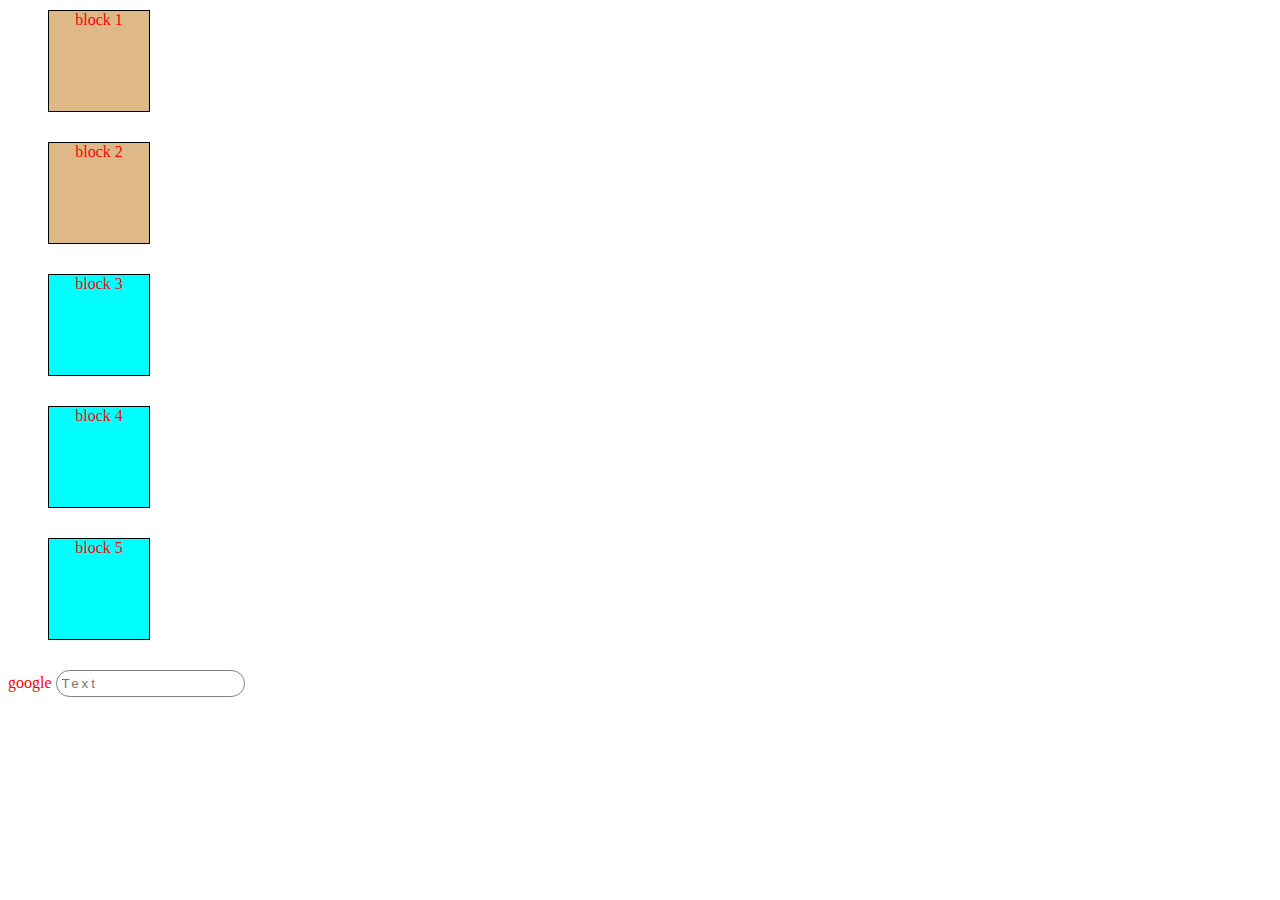
<file: week 1/lesson 3 css/index.html>
<!DOCTYPE html>
<html lang="en">
<head>
    <meta charset="UTF-8">
    <meta http-equiv="X-UA-Compatible" content="IE=edge">
    <meta name="viewport" content="width=device-width, initial-scale=1.0">
    <!-- 3 способ внешний сss -->
    <link rel="stylesheet" href="./css/style.css">
    <title>ведение css</title>
    <!-- 2 способ внутриний css -->
    <!-- <style>
        div {
            color:red;
            width: 200px; 
            height: 200px; 
            background-color: yellow;
        }
    </style> -->
</head>
<body>
    <!-- каскадная таблица стилей -->
    <!-- 1-й способ (инлайновый) -->
    <!-- <h1 style="color: darkblue; front-size: 300px;" >css - cascading Style sheets</h1>  -->
    <!-- <div>Lorem ipsum dolor sit amet consectetur, adipisicing elit. Molestias, est magni! Nulla ipsam vero in, earum error dignissimos placeat quas!
    </div>
    <div>
        div2
    </div>
    <span>js27</span> -->
    <!-- приоритет селекторов по-возрастанию -->
    <!-- 1-й уневерсальный слектор -->
    <!-- 2-й селектор по тегу -->
    <!-- 3-й по классу -->
    <!-- 4-й по id -->

    <div class="block" id="block-1">block 1</div>
    <div class="block">block 2</div>
    <div>block 3</div>
    <div>block 4</div>
    <div>block 5</div>
    <a href="https://www.google.com">google</a>
    <input class="inp" type="text" placeholder="Text">
</body>
</html>
</file>
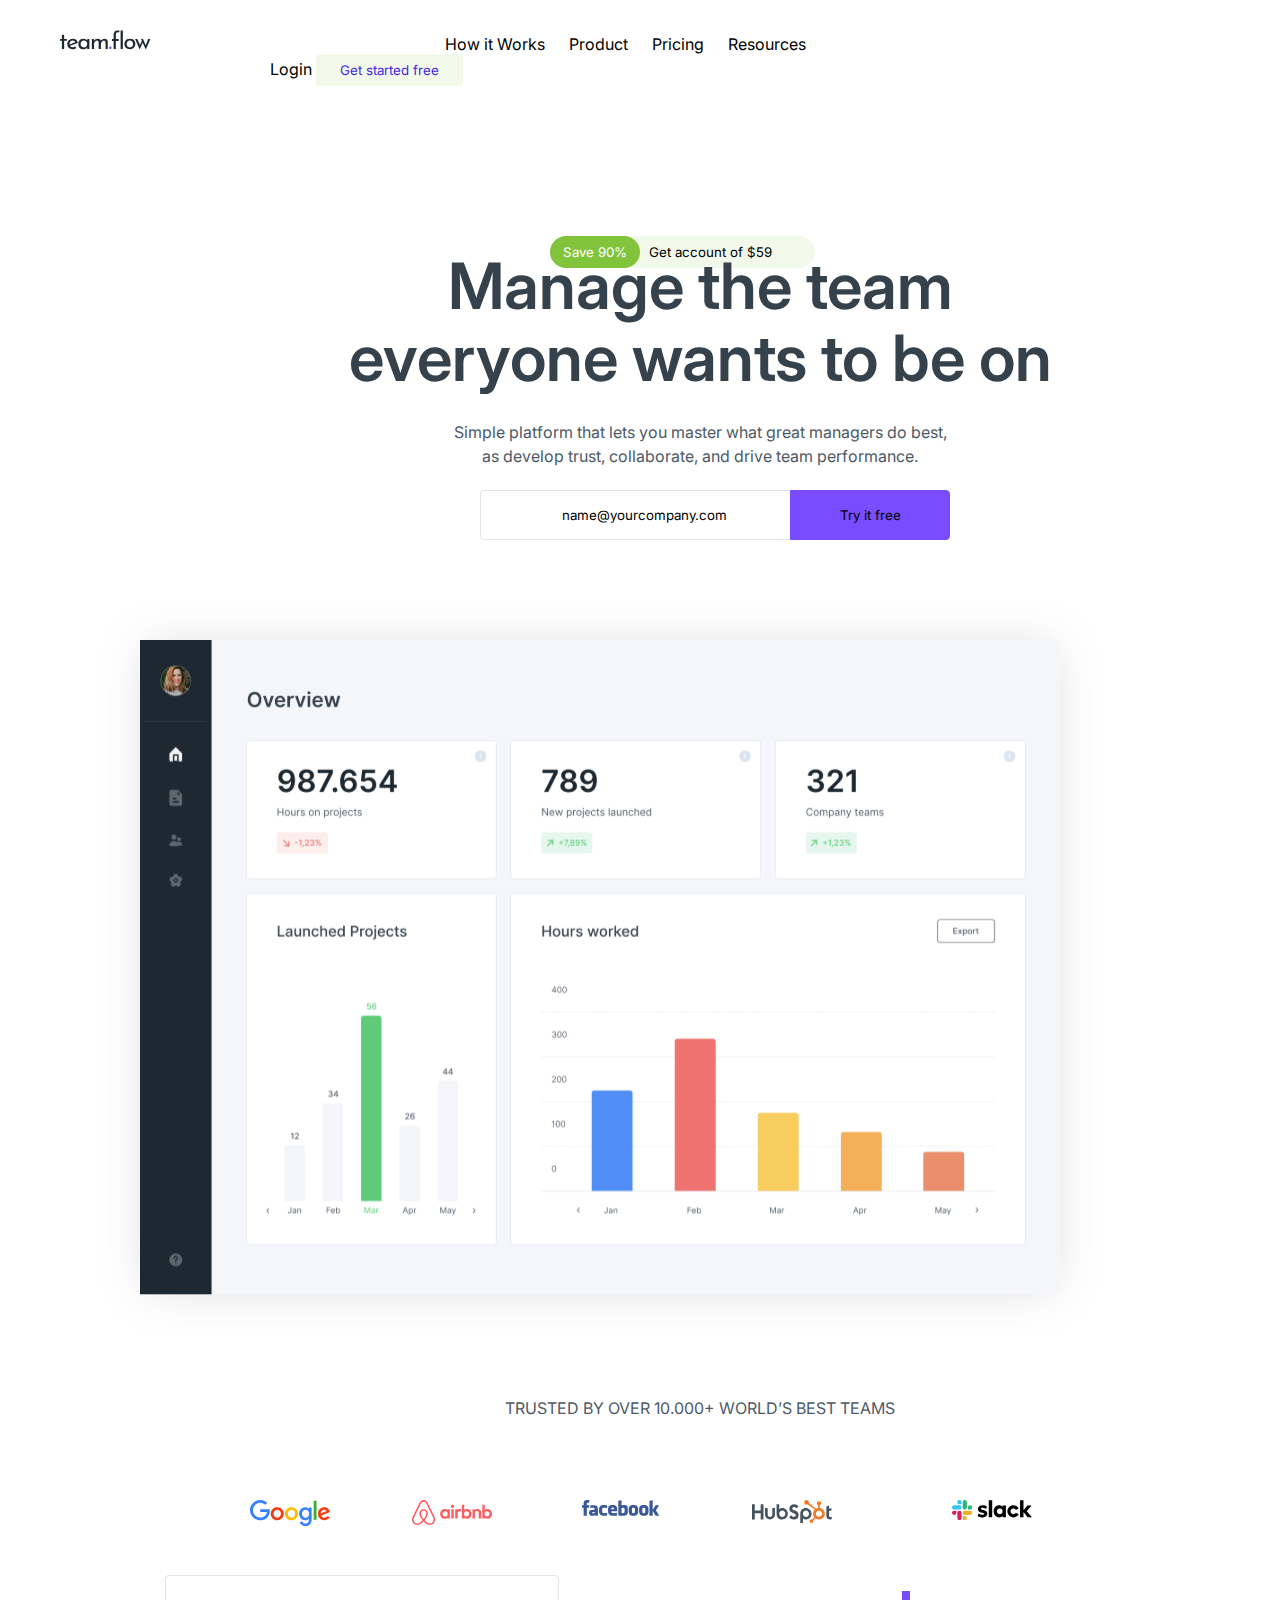
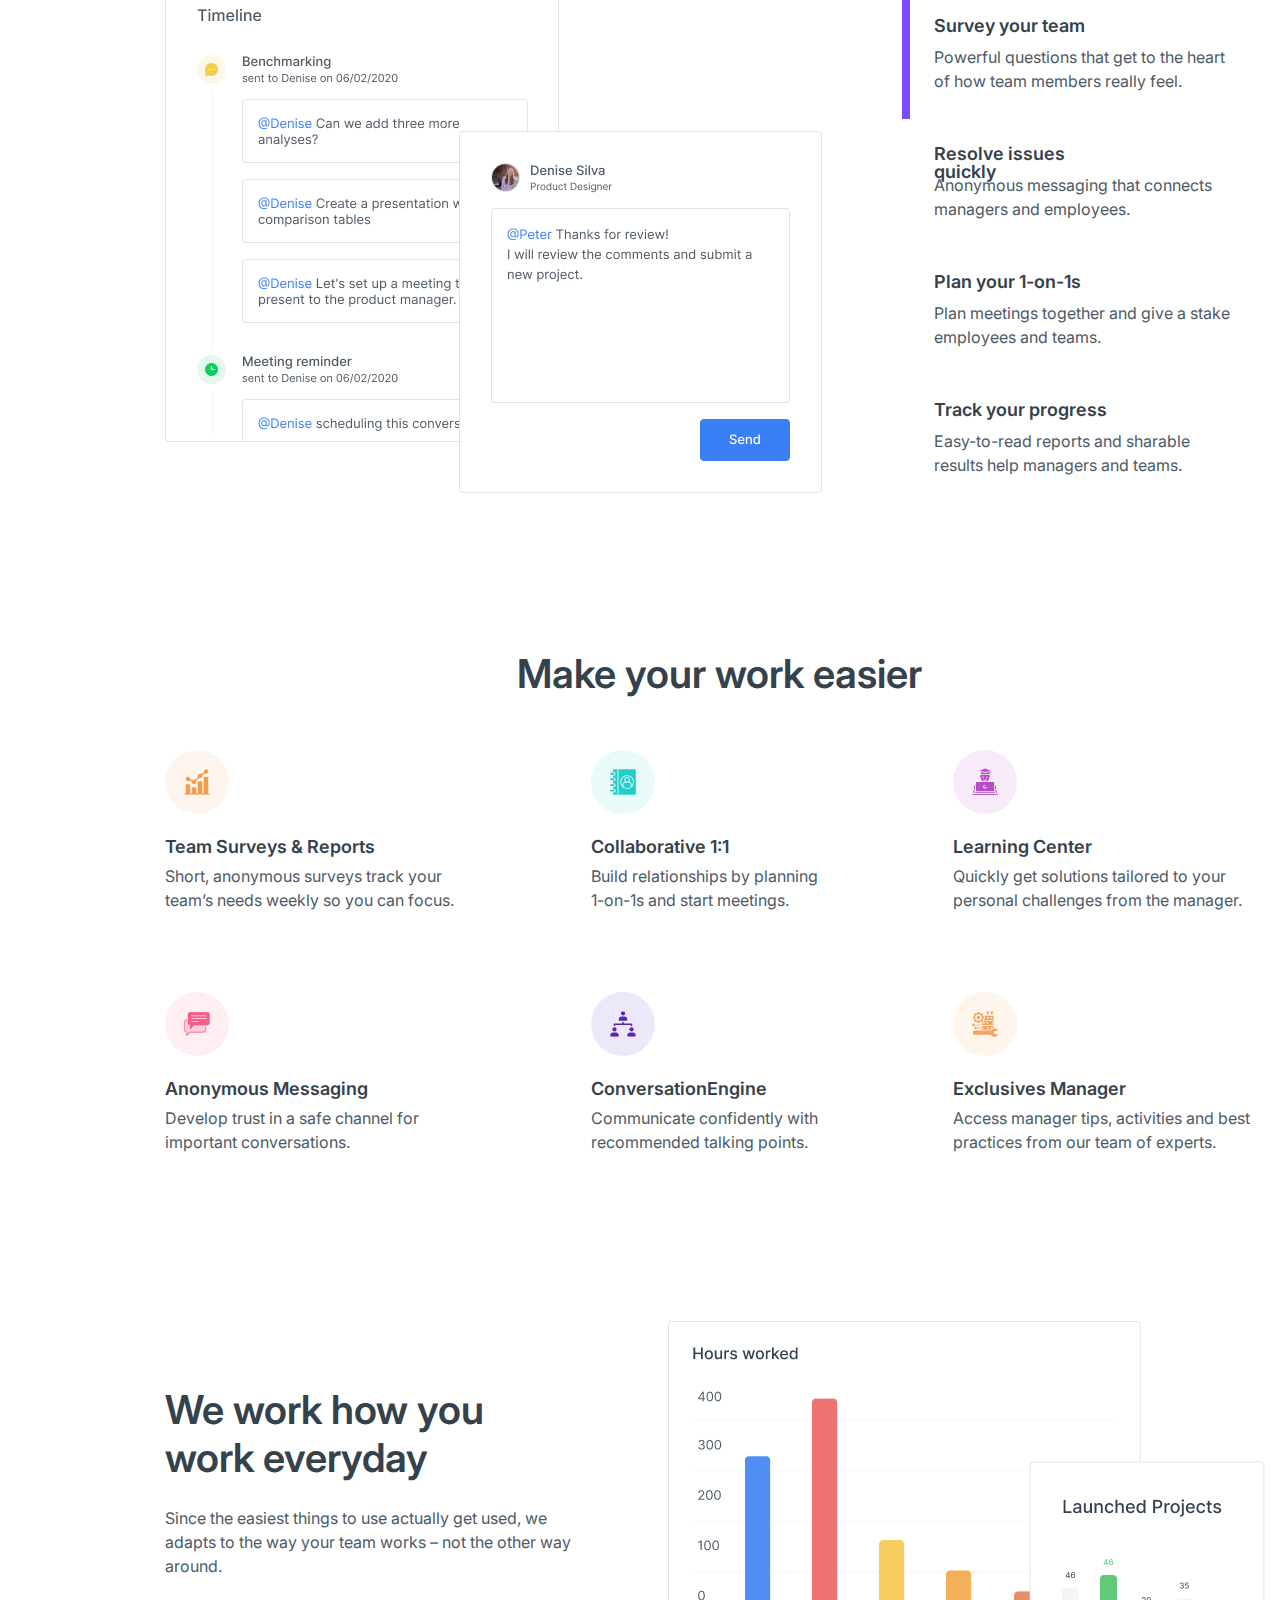
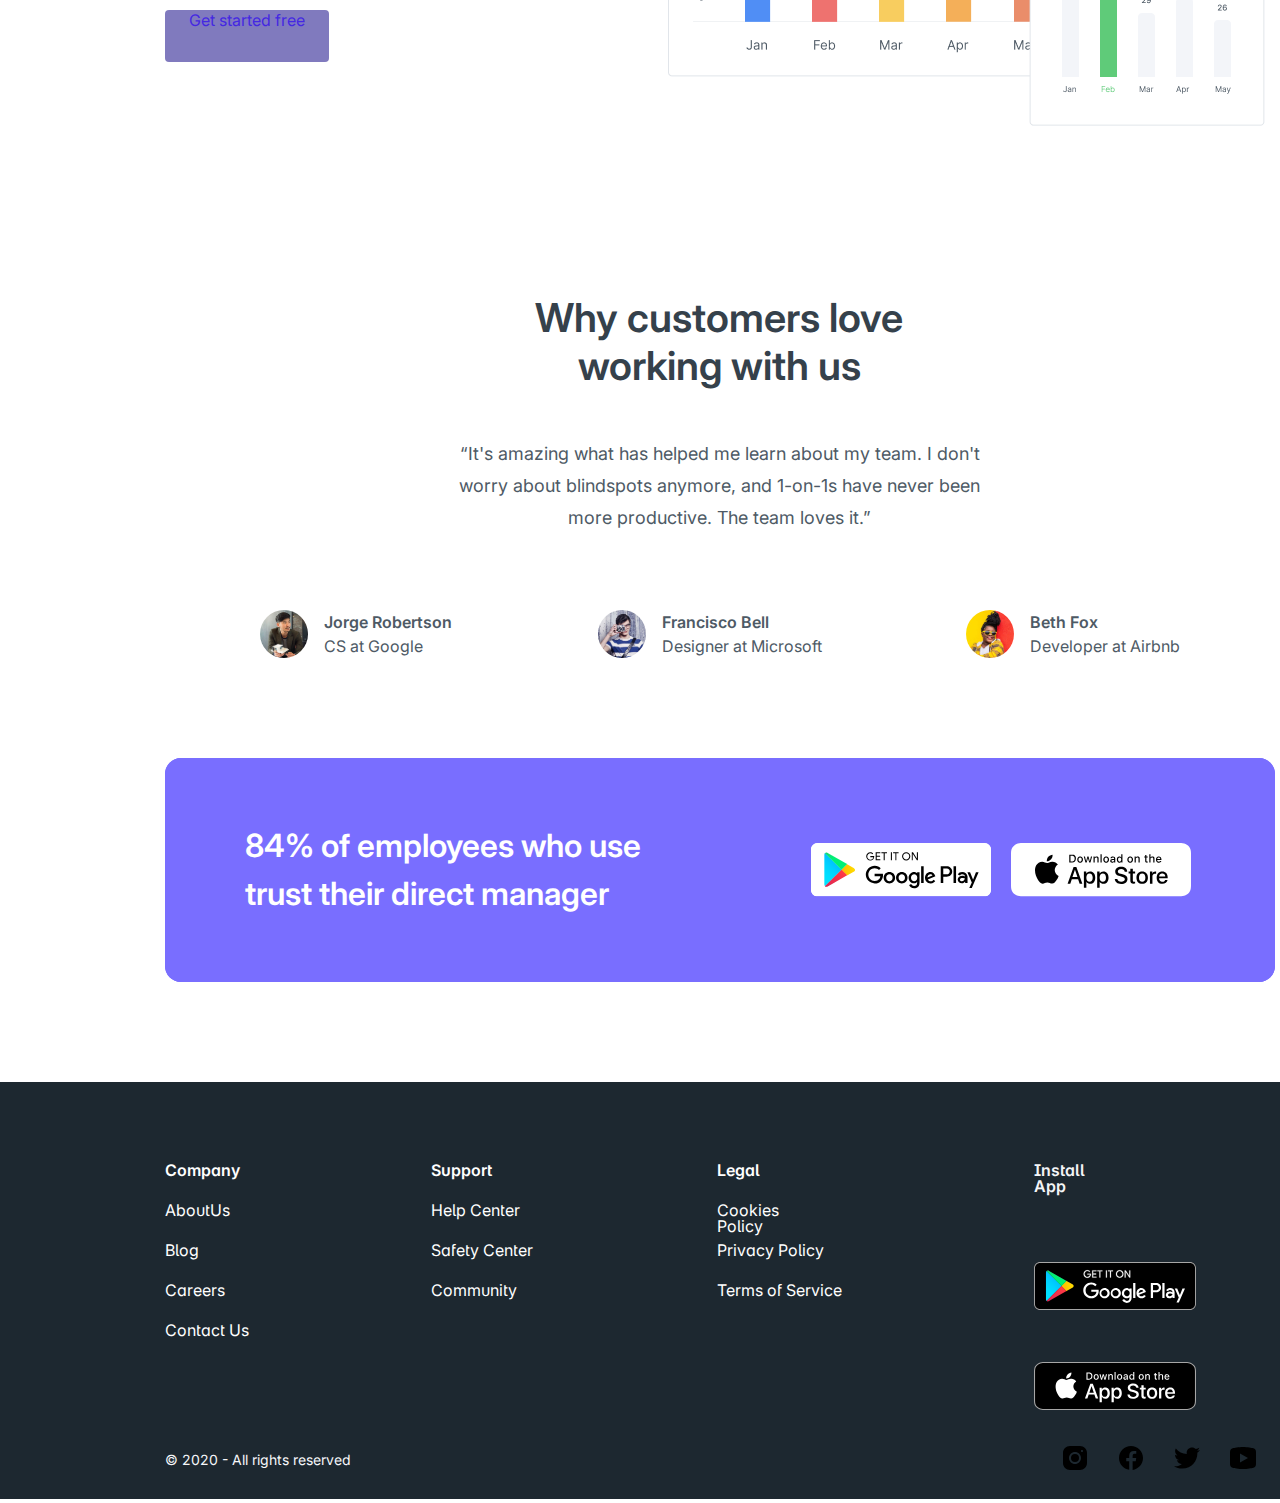
<file: week 1/lesson 4/index.html>
<!DOCTYPE html>
<html lang="en">
<head>
    <meta charset="UTF-8">
    <meta http-equiv="X-UA-Compatible" content="IE=edge">
    <meta name="viewport" content="width=device-width, initial-scale=1.0">
    <link rel="stylesheet" href="./style1.css">
    <link rel="preconnect" href="https://fonts.googleapis.com">
    <link rel="preconnect" href="https://fonts.gstatic.com" crossorigin>
    <link href="https://fonts.googleapis.com/css2?family=Inter&family=Roboto:ital,wght@1,100&display=swap" rel="stylesheet">
    <title>Макет</title>
</head>
<body>
    <header>
        <nav>
            <div class="icon-logo">
              <span><img src="./assets/team.flow.svg" alt="logo" /></span>
            </div>
            <div class="links">
              <span>How it Works</span>
              <span>Product</span>
              <span>Pricing</span>
              <span>Resources</span>
            </div>
    
            <div class="auth">
              <span>Login</span>
              <span><button id="btn-3">Get started free</button></span>
            </div>
          </nav>
    </header>
    <!-- end header -->
    <!-- main start -->
    <main>
       <div class="btns">
        <button id="btn-1">Save 90%</button>
        <button id="btn-2">Get account of $59</button>
       </div>
       <div>
        <span id="manage"> Manage the team everyone wants to be on </span>
       </div>
       <div>
        <span id="Simple">Simple platform that lets you master what great managers do best, as develop trust, collaborate, and drive team performance. </span>
       </div>
       <div>
        <button id="Rectangle">name@yourcompany.com</button>
        <button id="Try">Try it free</button>
       </div>
       <div>
        <span id="img-1"><img src="./assets/Graph 2 1.svg" alt="img" /></span>
       </div>
       <div>
        <span id="TRUSTED">TRUSTED BY OVER 10.000+ WORLD’S BEST TEAMS </span>
       </div>
       <div class="g-1">
        <span id="google"><img src="./assets/google-2015a 1.svg" alt="google"></span>
        <span id="img-2"><img src="./assets/Vector.svg" alt="img" /></span>
        <span id="img-3"><img src="./assets/Vector 2.svg" alt="img" /></span>
        <span id="img-4"><img src="./assets/hubspot 1.svg" alt="img" /></span>
        <span id="img-5"><img src="./assets/slack-2 1.svg" alt="img" /></span>
       </div>
       <div>
        <span id="img-Group"><img src="./assets/Group 25.svg" alt="img" /></span>
        <span id="line">1</span>
        <span id="Survey">Survey your team</span>
        <span id="Powerful">Powerful questions that get to the heart of how team members really feel.</span>
        <span id="Resolve">Resolve issues quickly </span>
        <span id="Anonymous">Anonymous messaging that connects managers and employees. </span>
        <span id="Plan">Plan your 1-on-1s</span>
        <span id="Planmeetings">Plan meetings together and give a stake employees and teams. </span>
        <span id="Track">Track your progress </span>
        <span id="Easy-to-read">Easy-to-read reports and sharable results help managers and teams.</span>
       </div>
       <div>
        <span id="Make">Make your work easier</span>
        <span id="img-Group18"><img src="./assets/Group 18.svg" alt="img" /></span>
        <span id="img-Group19"><img src="./assets/Group 19.svg" alt="img" /></span>
        <span id="img-Group20"><img src="./assets/Group 20.svg" alt="img" /></span>
        <span id="img-Group22"><img src="./assets/Group 22.svg" alt="img" /></span>
        <span id="img-Group23"><img src="./assets/Group 23.svg" alt="img" /></span>
        <span id="img-Group24"><img src="./assets/Group 24.svg" alt="img" /></span>
        <span id="TeamSurveys">Team Surveys & Reports </span>
        <span id="Shortanonymous">Short, anonymous surveys track your team’s needs weekly so you can focus.</span>
        <span id="Collaborative">Collaborative 1:1</span>
        <span id="Build">Build relationships by planning 1-on-1s and start meetings.</span>
        <span id="LearningCenter">Learning Center</span>
        <span id="Quickly">Quickly get solutions tailored to your personal challenges from the manager.</span>
        <span id="AnonymousMessaging">Anonymous Messaging</span>
        <span id="ConversationEngine">ConversationEngine</span>
        <span id="ExclusivesManager">Exclusives Manager</span>
        <span id="Developtrust">Develop trust in a safe channel for important conversations. </span>
        <span id="Communicateconfidently">Communicate confidently with recommended talking points.</span>
        <span id="Accessmanager">Access manager tips, activities and best practices from our team of experts.</span>
       </div>
       <div>
        <span id="img-Group26"><img src="./assets/Group 26.svg" alt="img" /></span>
        <span id="Wework">We work how you work everyday</span>
        <span id="Sincethe">Since the easiest things to use actually get used, we adapts to the way your team works – not the other way around.</span>
        <span id="Getstartedfree">Get started free</span>
        <span id="Whycustomers">Why customers love working with us</span>
        <span id="Itsamazing">“It's amazing what has helped me learn about my team. I don't worry about blindspots anymore, and 1-on-1s have never been more productive. The team loves it.”
        </span>
       </div>
       <div>
        <span id="img-Ellipse5"><img src="./assets/Ellipse 5.svg" alt="img" /></span>
        <span id="img-Ellipse6"><img src="./assets/Ellipse 6.svg" alt="img" /></span>
        <span id="img-Ellipse7"><img src="./assets/Ellipse 7.svg" alt="img" /></span>
        <span id="JorgeRobertson">Jorge Robertson</span>
        <span id="FranciscoBell"> Francisco Bell</span>
        <span id="BethFox">Beth Fox</span>
        <span id="CSatGoogle">CS at Google </span>
        <span id="DesigneratMicrosoft">Designer at Microsoft </span>
        <span id="DeveloperatAirbnb">Developer at Airbnb </span>
       </div>
        <div>
            <span id="img-Rectangle31"><img src="./assets/Rectangle 31.svg" alt="img"></span>
            <span id="googleplay"><img src="./assets/google-play-badge 1.svg" alt="img"></span>
            <span id="apple"><img src="./assets/Group aplle.svg" alt="img"></span>
            <span id="ofemployees">84% of employees who use trust their direct manager</span>
        </div>
        <div>
            <span id="img-Rectangle34"><img src="./assets/Rectangle 34.svg" alt="img"></span>
            <span id="img-apple-1"><img src="./assets/Group apple-1.svg" alt="img"></span>
            <span id="img-Layer-2"><img src="./assets/Layer 2.svg" alt="img"></span>
            <span id="InstallApp">Install App</span>
            <span id="Company">Company</span>
            <span id="Support">Support </span>
            <span id="Legal">Legal</span>
            <span id="AboutUs">AboutUs</span>
            <span id="Blog">Blog</span>
            <span id="Careers">Careers</span>
            <span id="ContactUs">Contact Us</span>
            <span id="HelpCenter">Help Center </span>
            <span id="SafetyCenter">Safety Center</span>
            <span id="Community">Community</span>
            <span id="CookiesPolicy">Cookies Policy</span>
            <span id="PrivacyPolicy">Privacy Policy</span>
            <span id="TermsofService">Terms of Service</span>
            <span id="Allrightsreserved">© 2020 - All rights reserved</span>
            <span id="img-instagram"><img src="./assets/icons8-instagram.svg" alt="img"></span>
            <span id="img-facebook"><img src="./assets/icons8-facebook.svg" alt="img"></span>
            <span id="img-twitter"><img src="./assets/icons8-twitter.svg" alt="img"></span>
            <span id="img-youtube"><img src="./assets/icons8-youtube.svg" alt="img"></span>
        </div>
        </main> 
</body>
</html>
</file>
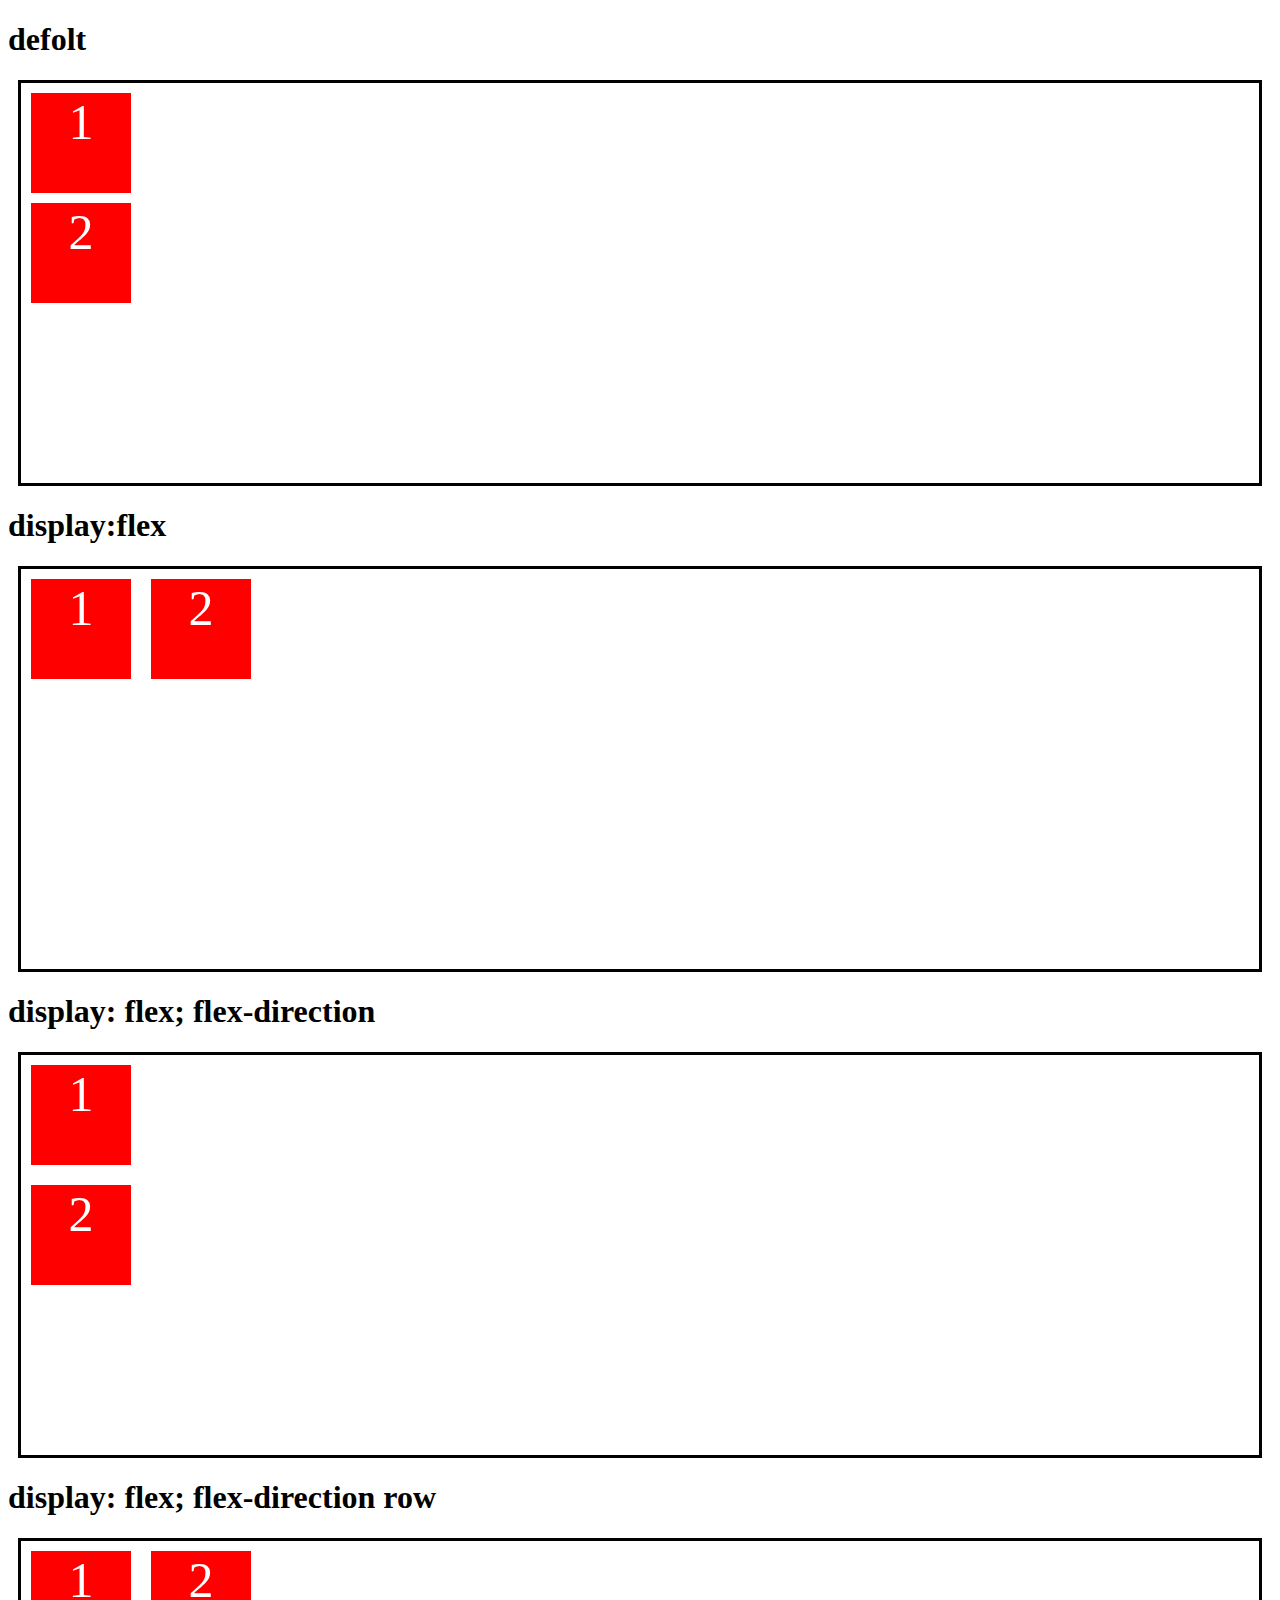
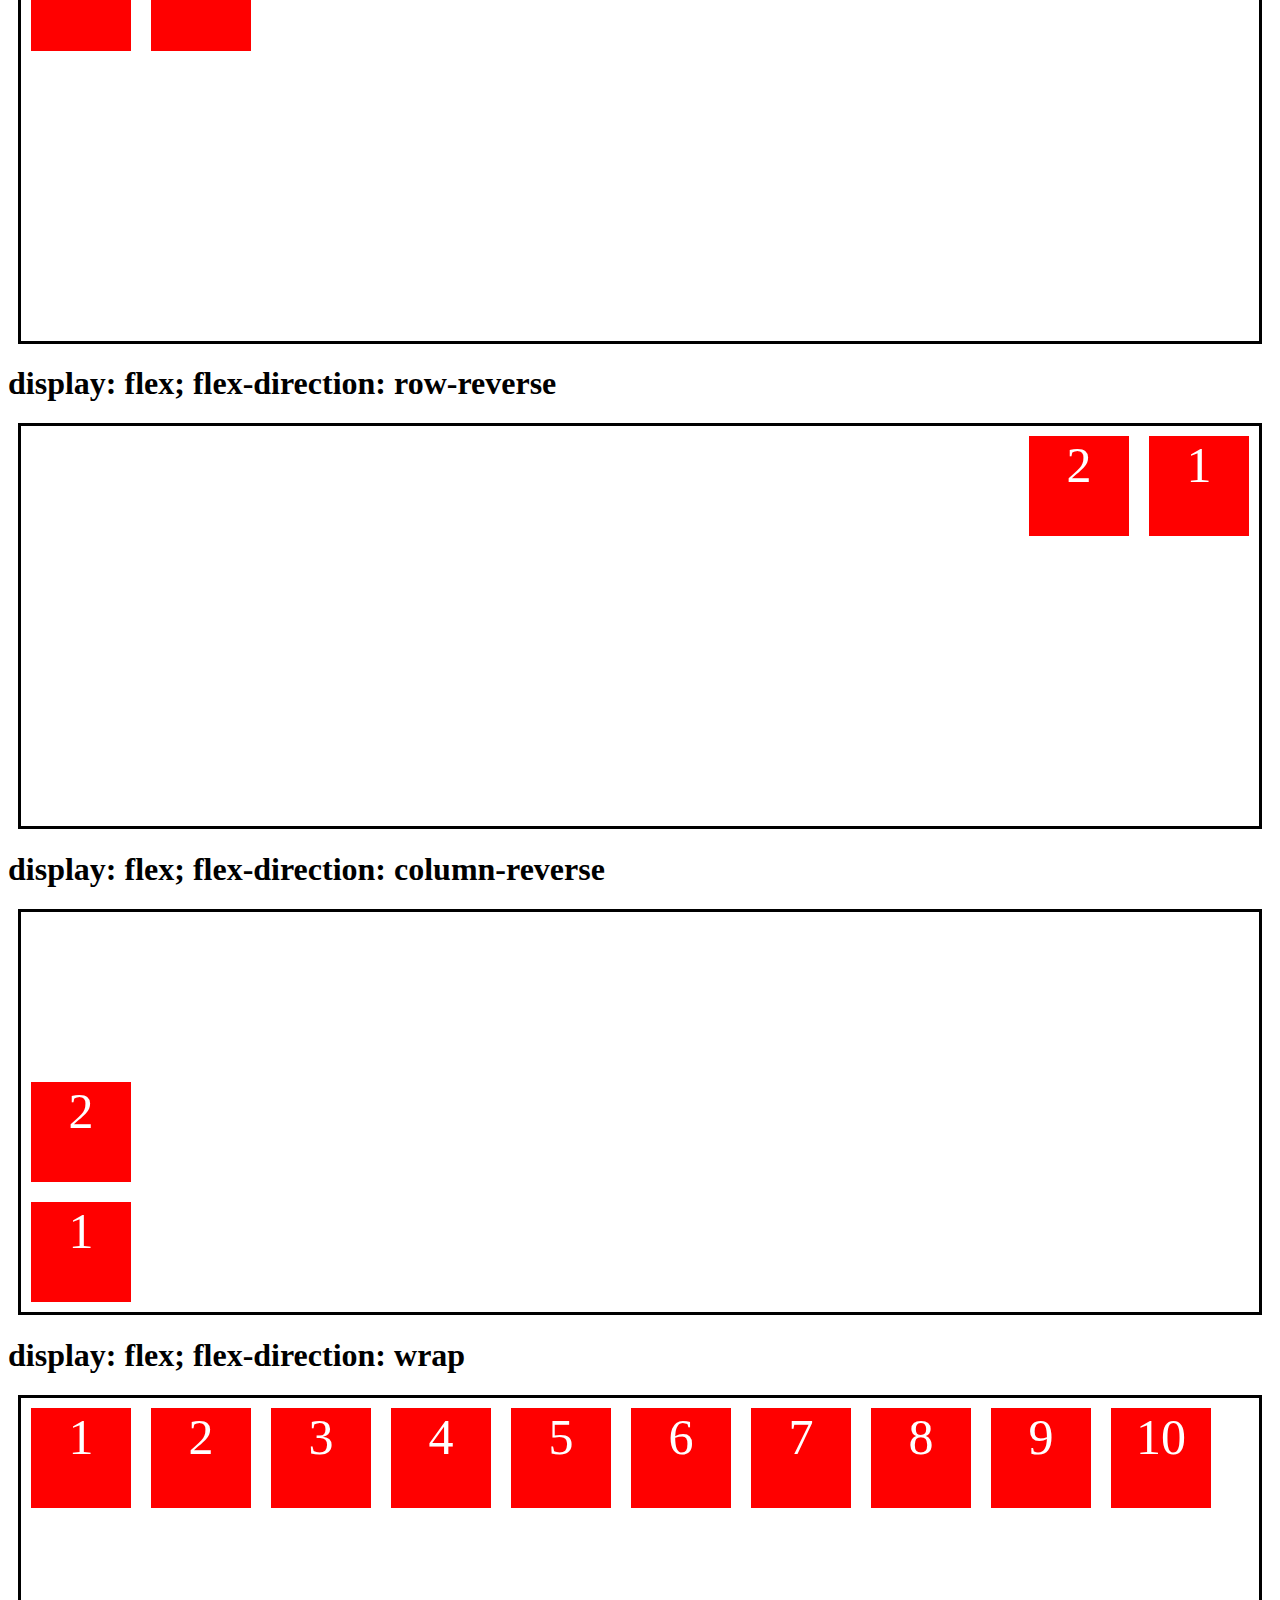
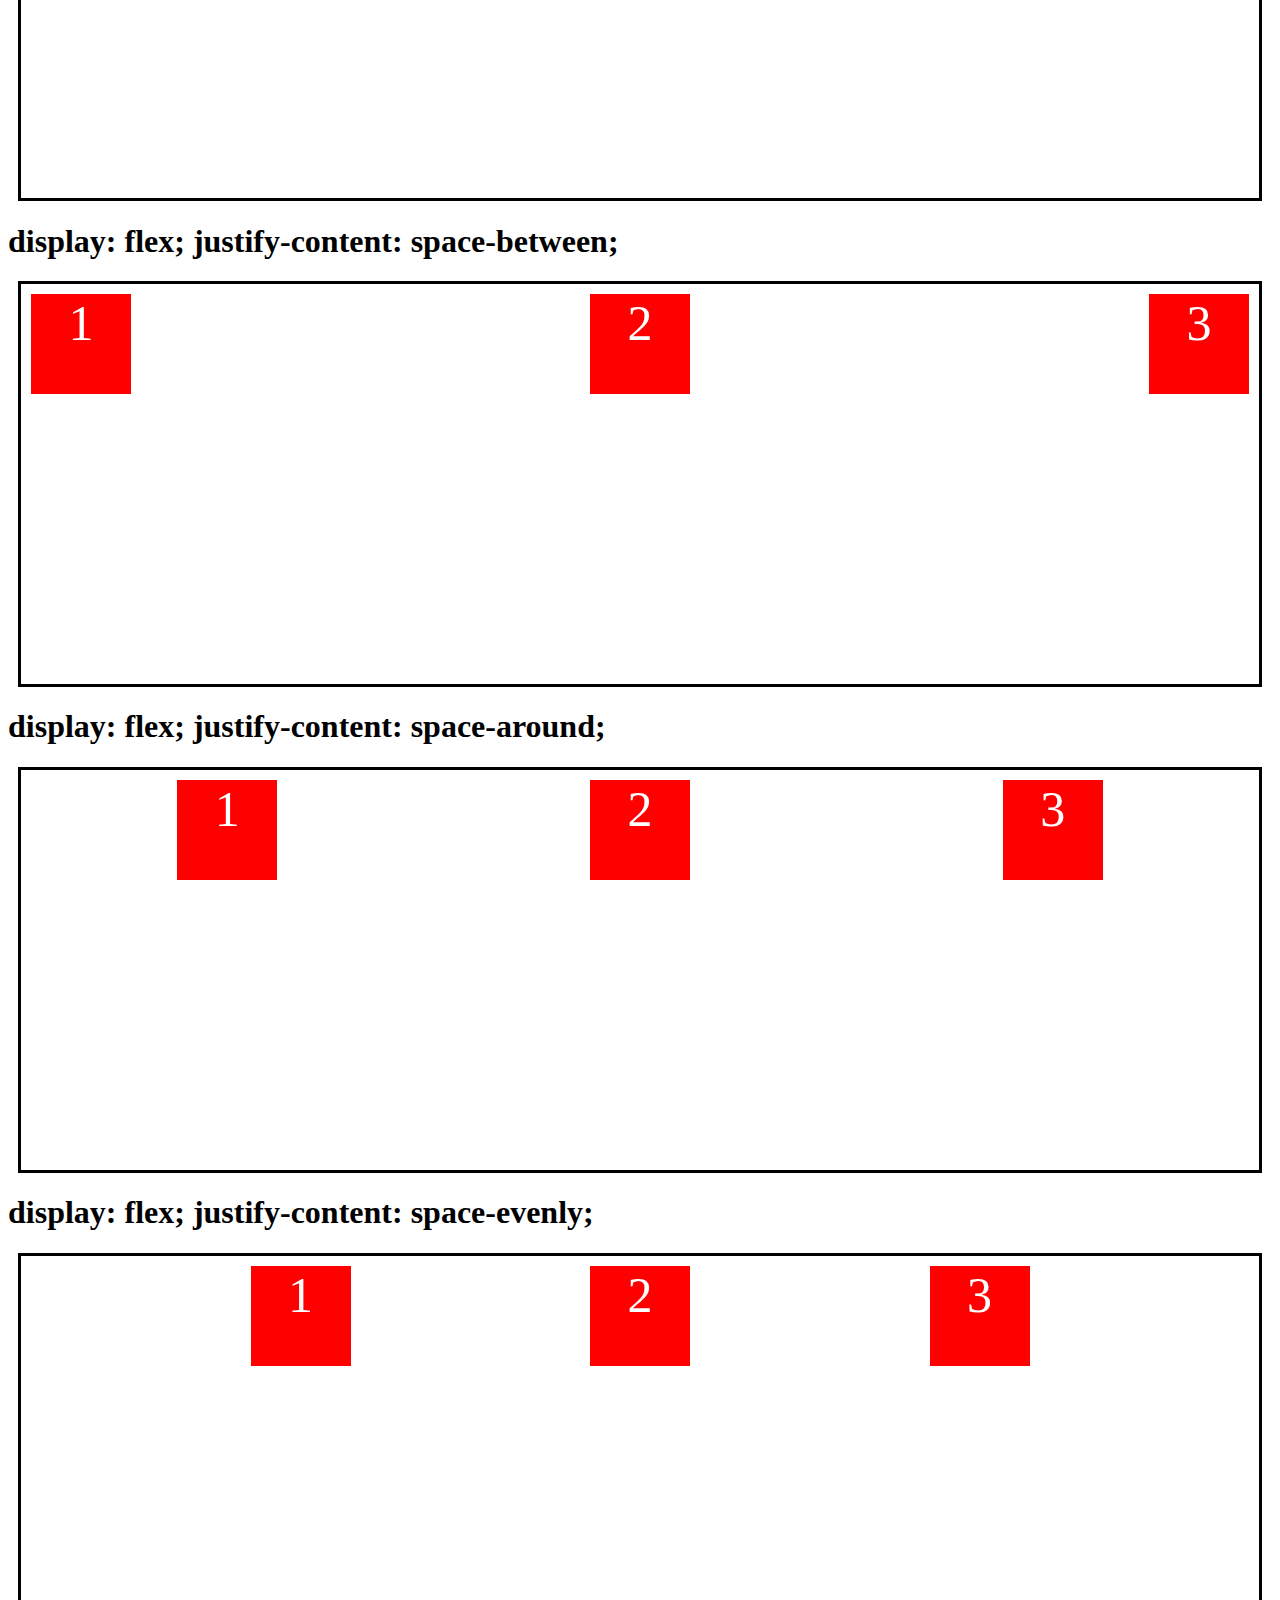
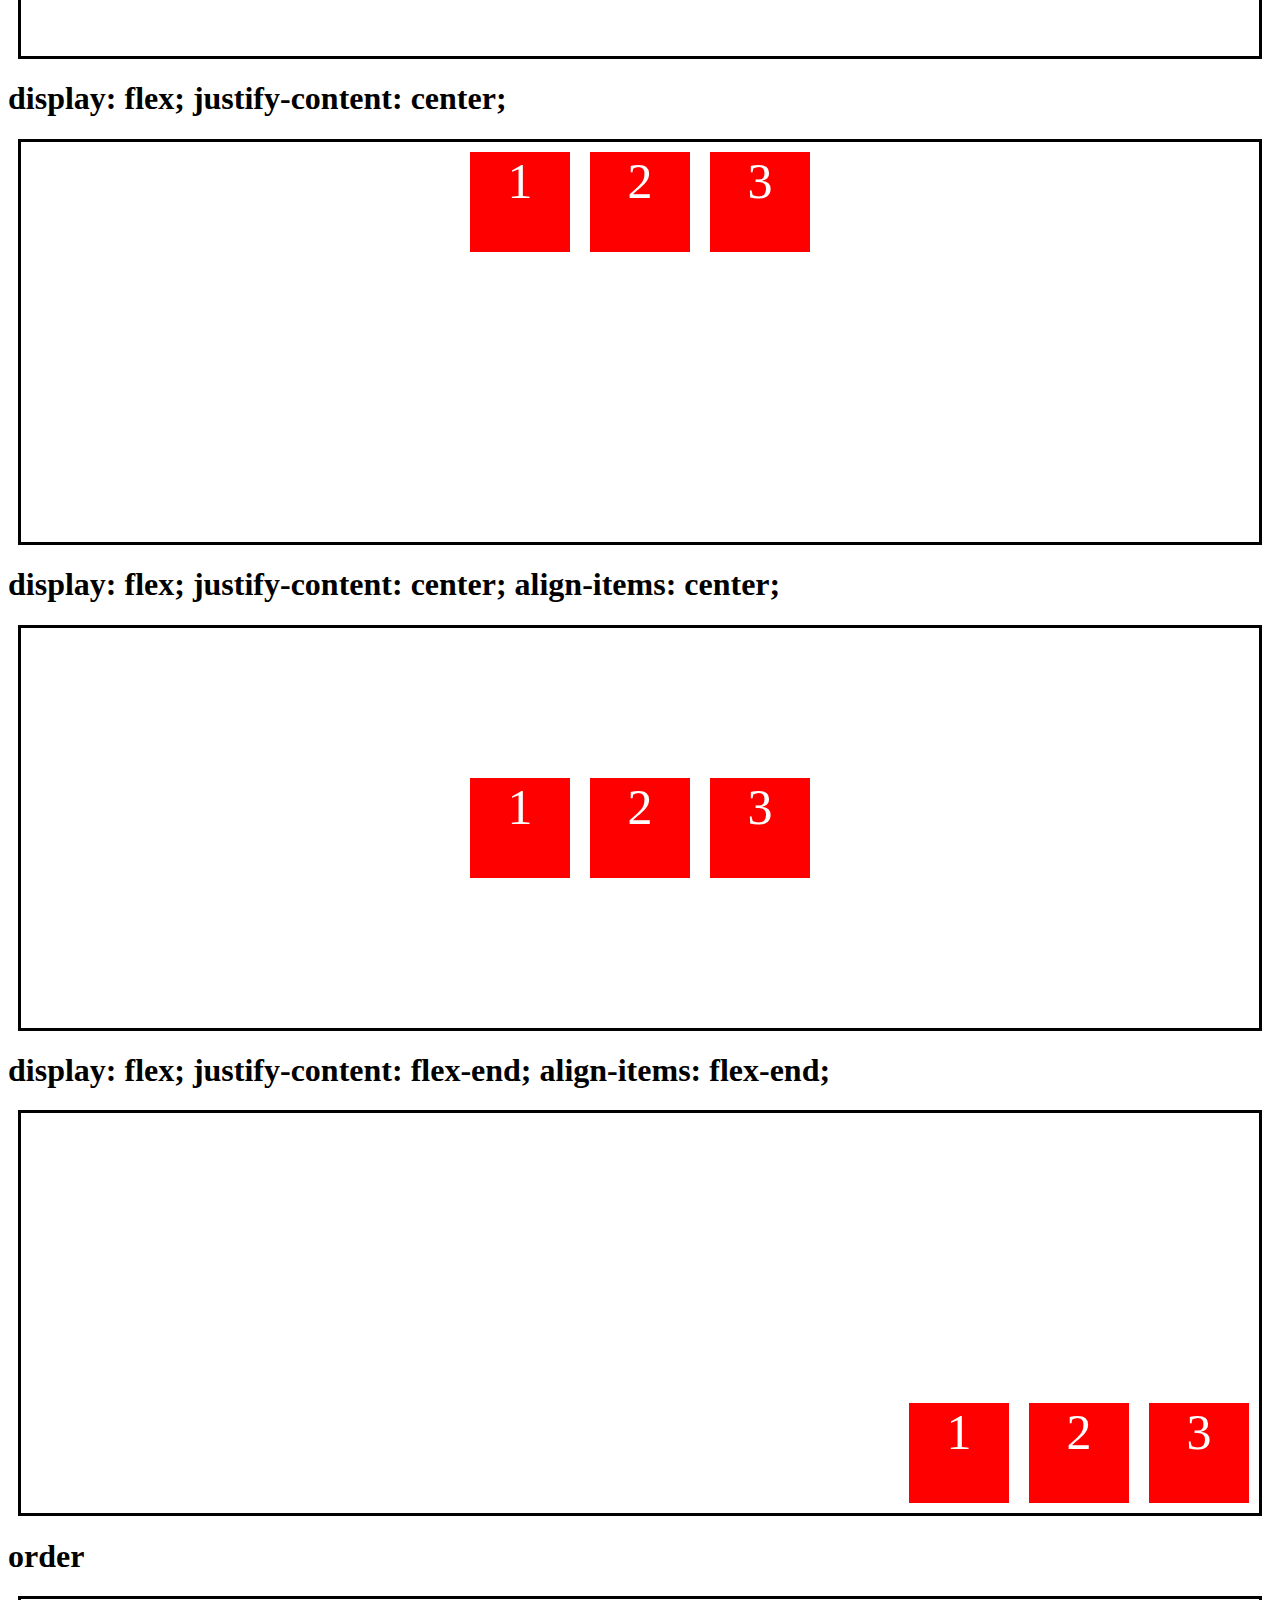
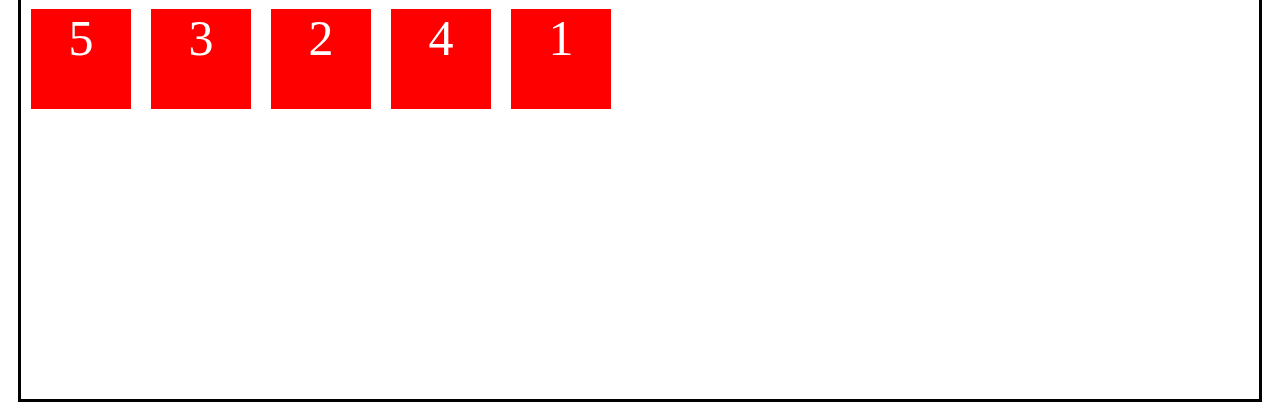
<file: week 2/lesson 1 Flexbox/index.html>
<!DOCTYPE html>
<html lang="en">
<head>
    <meta charset="UTF-8">
    <meta http-equiv="X-UA-Compatible" content="IE=edge">
    <meta name="viewport" content="width=device-width, initial-scale=1.0">
    <link rel="stylesheet" href="./style.css">
    <title>flexbox</title>
</head>
<body>
    <h1>defolt</h1>
    <div class="parent">    
        <div>1</div>
        <div>2</div>
    </div>
    <!-- 1 -->
    <h1>display:flex</h1>
    <div class="parent example-1">
        <div>1</div>
        <div>2</div>
    </div>
    <!-- 2 -->
    <h1>display: flex;
        flex-direction
    </h1>
    <div class="parent example-2">
        <div>1</div>
        <div>2</div>
    </div>
    <!-- 3 -->
    <h1>display: flex;
        flex-direction row
    </h1>
    <div class="parent example-3">
        <div>1</div>
        <div>2</div>
    </div>
    <!-- 4 -->
    <h1>display: flex;
        flex-direction: row-reverse
    </h1>
    <div class="parent example-4">
        <div>1</div>
        <div>2</div>
    </div>
    <!-- 5 -->
    <h1>display: flex;
        flex-direction: column-reverse
    </h1>
    <div class="parent example-5">
        <div>1</div>
        <div>2</div>
    </div>
    <!-- 6 -->
    <h1>display: flex;
        flex-direction: wrap
    </h1>
    <div class="parent example-6">
        <div>1</div>
        <div>2</div>
        <div>3</div>
        <div>4</div>
        <div>5</div>
        <div>6</div>
        <div>7</div>
        <div>8</div>
        <div>9</div>
        <div>10</div>
    </div>
    <!-- 7 -->
    <h1>display: flex;
        justify-content: space-between;
    </h1>
    <div class="parent example-7">
        <div>1</div>
        <div>2</div>
        <div>3</div>
    </div>
    <!-- 8 -->
    <h1>display: flex;
        justify-content: space-around;
    </h1>
    <div class="parent example-8">
        <div>1</div>
        <div>2</div>
        <div>3</div>
    </div>
    <!-- 9 -->
    <h1>display: flex;
        justify-content: space-evenly;
    </h1>
    <div class="parent example-9">
        <div>1</div>
        <div>2</div>
        <div>3</div>
    </div>
    <!-- 10 -->
    <h1>display: flex;
        justify-content: center;
    </h1>
    <div class="parent example-10">
        <div>1</div>
        <div>2</div>
        <div>3</div>
    </div>
    <!-- 11 -->
    <h1>display: flex;
        justify-content: center;
        align-items: center;
    </h1>
    <div class="parent example-11">
        <div>1</div>
        <div>2</div>
        <div>3</div>
    </div>
    <!-- 12 -->
    <h1>display: flex;
        justify-content: flex-end;
        align-items: flex-end;
    </h1>
    <div class="parent example-12">
        <div>1</div>
        <div>2</div>
        <div>3</div>
    </div>
    <!-- order -->
    <h1>order</h1>
    <div class="parent example-13">
        <div id="one">1</div>
        <div>2</div>
        <div id="third">3</div>
        <div>4</div>
        <div id="fifth">5</div>
    </div>
</body>
</html>
</file>
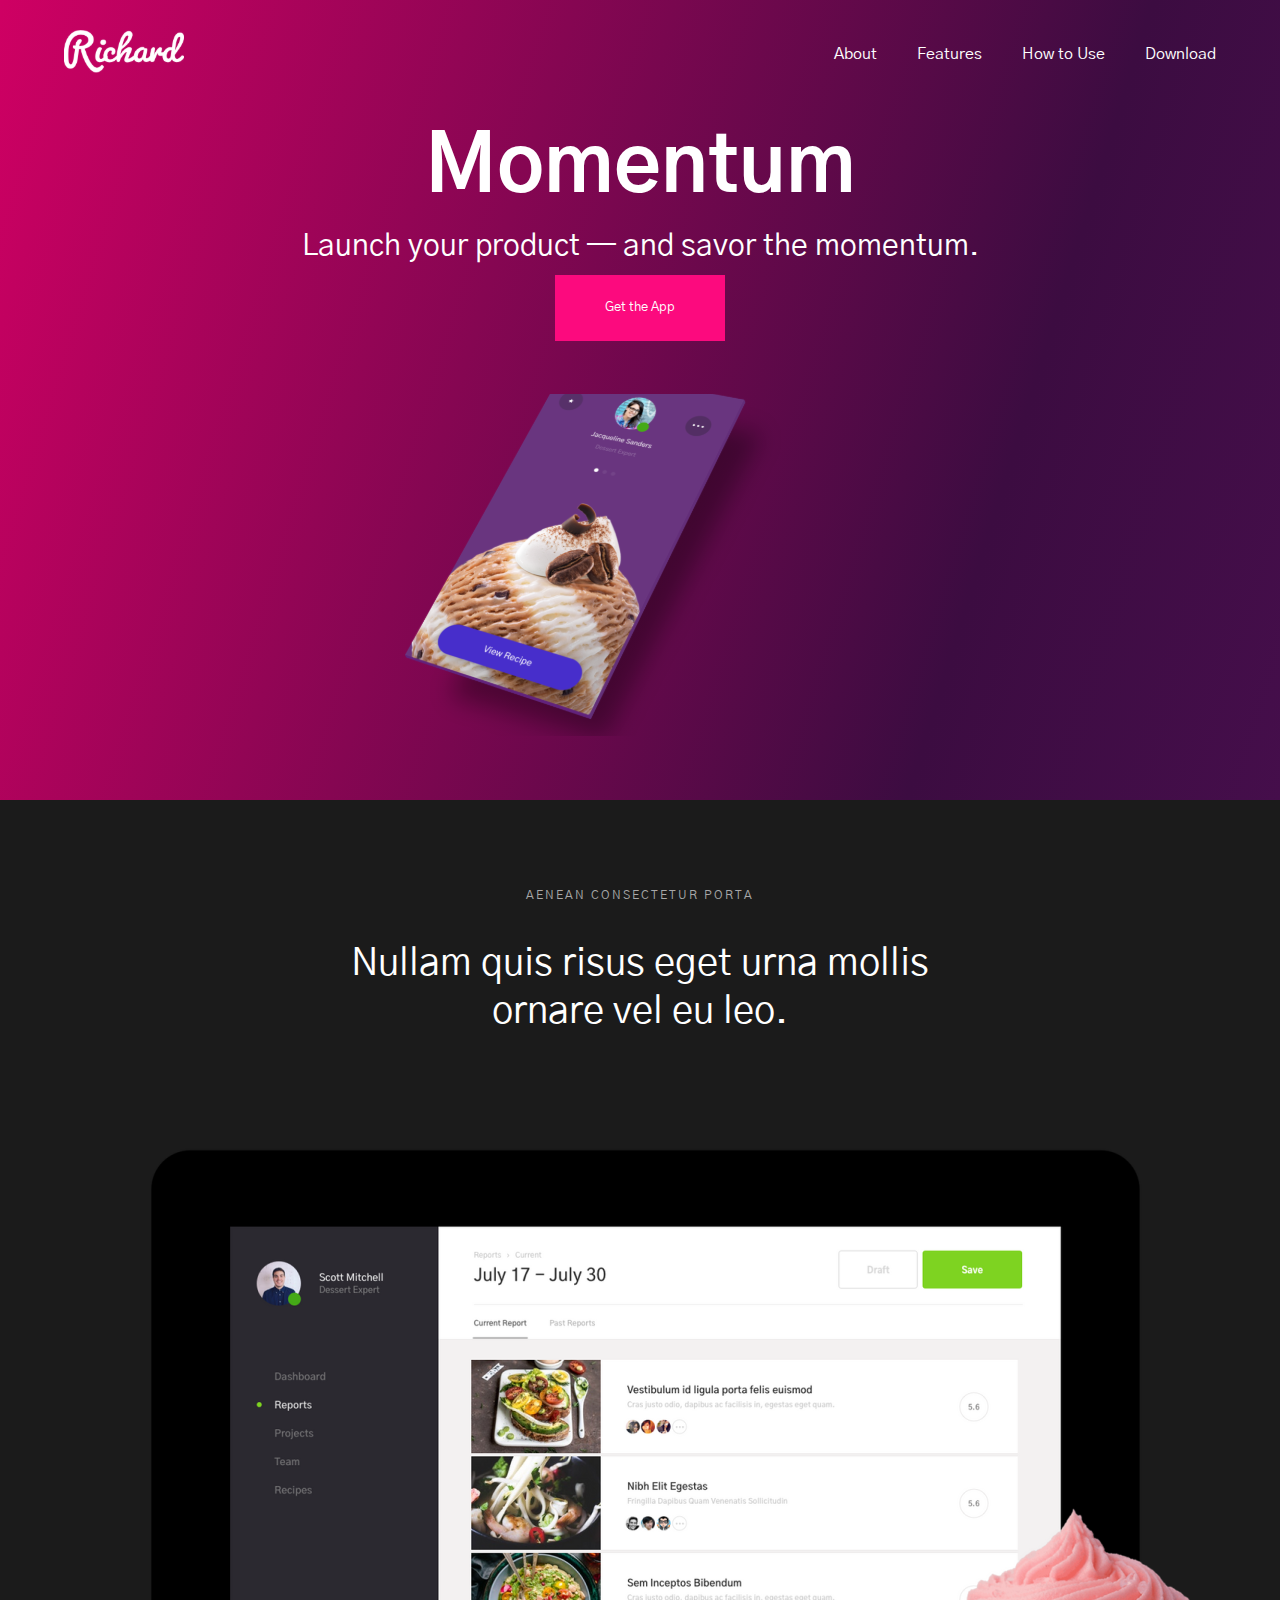
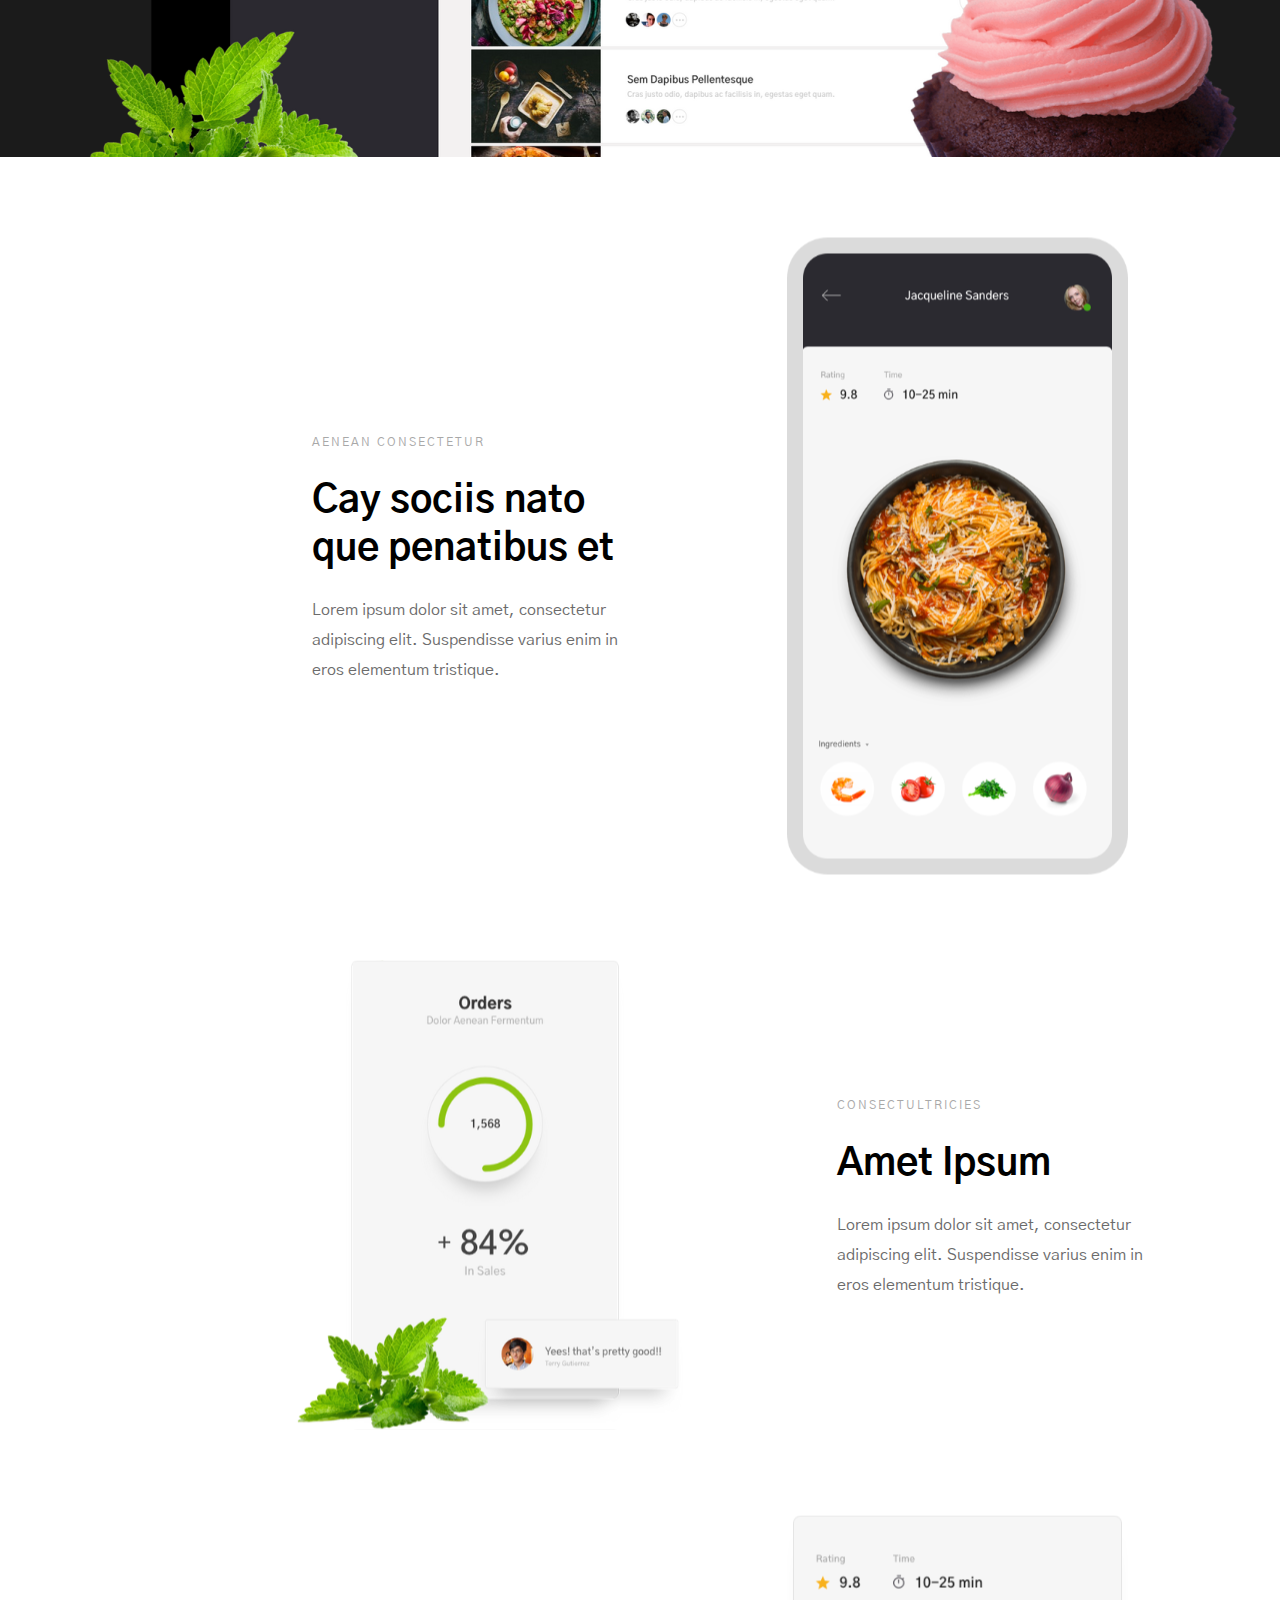
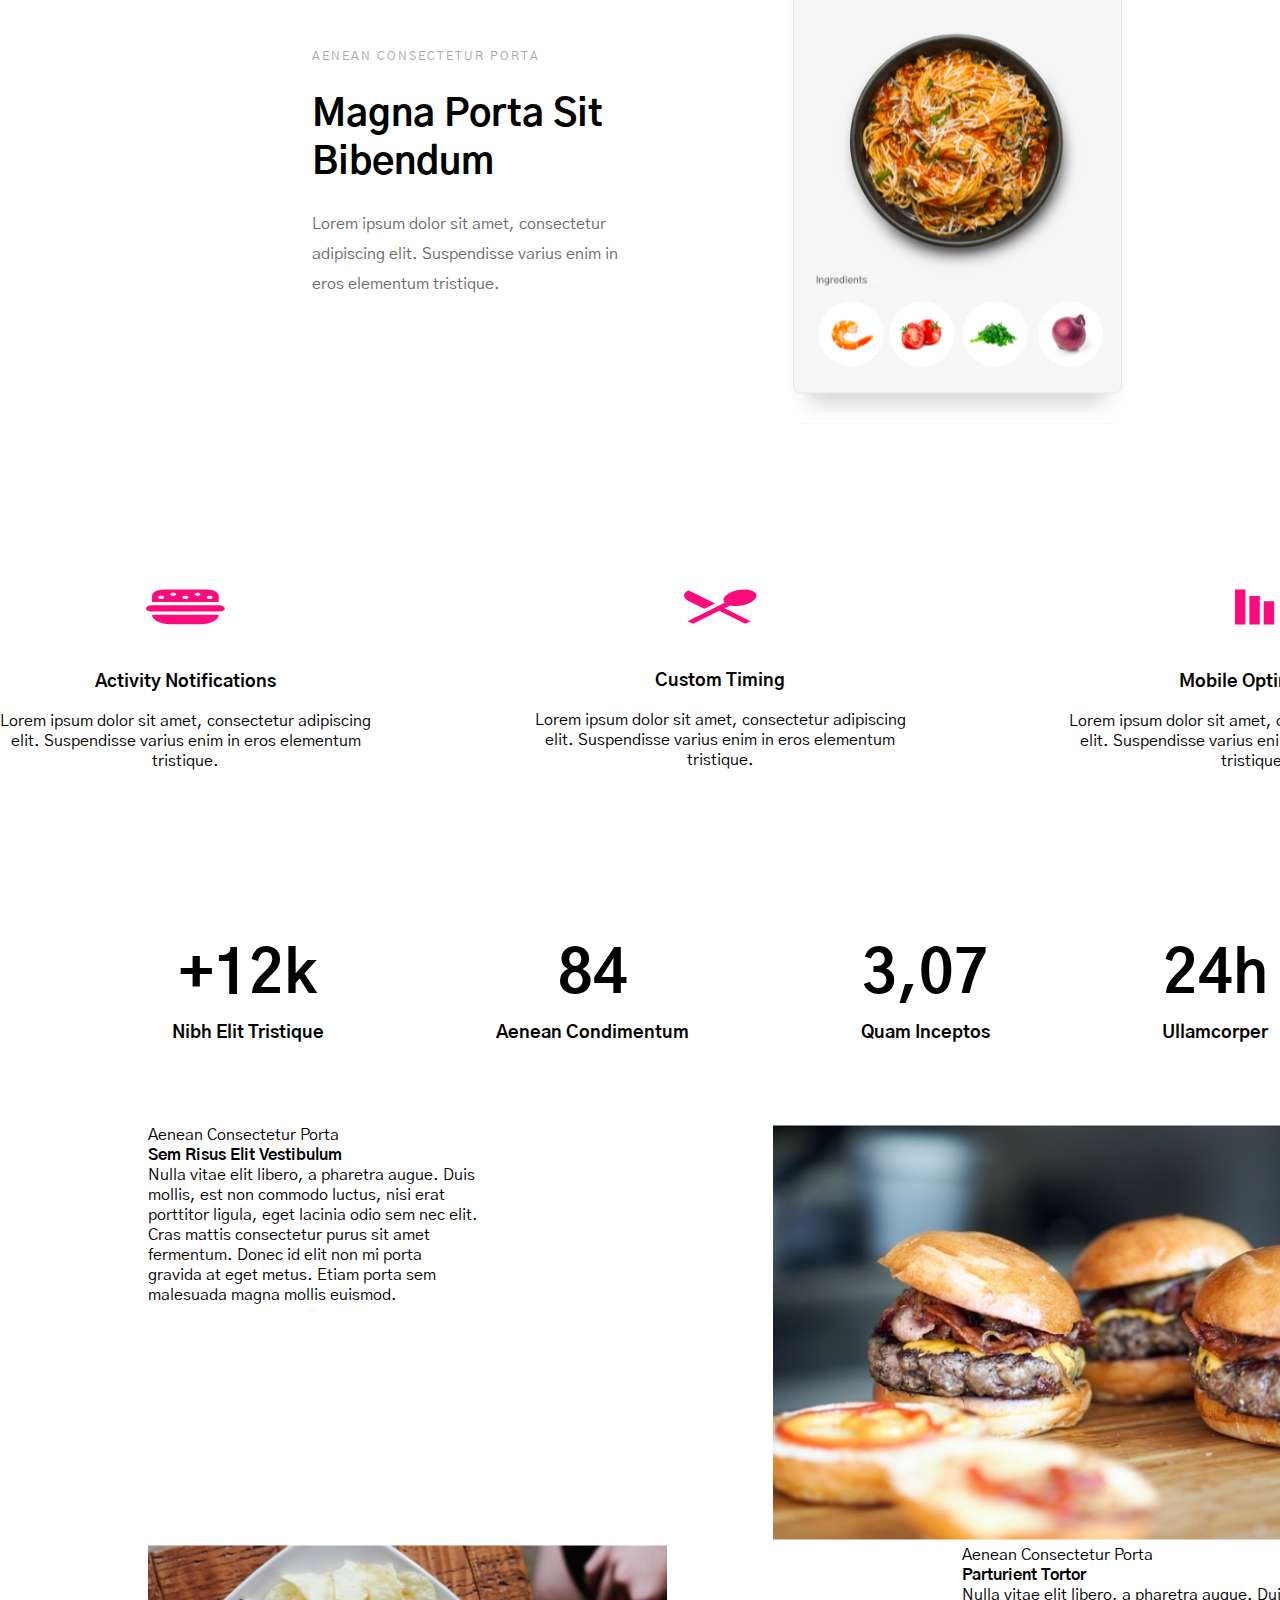
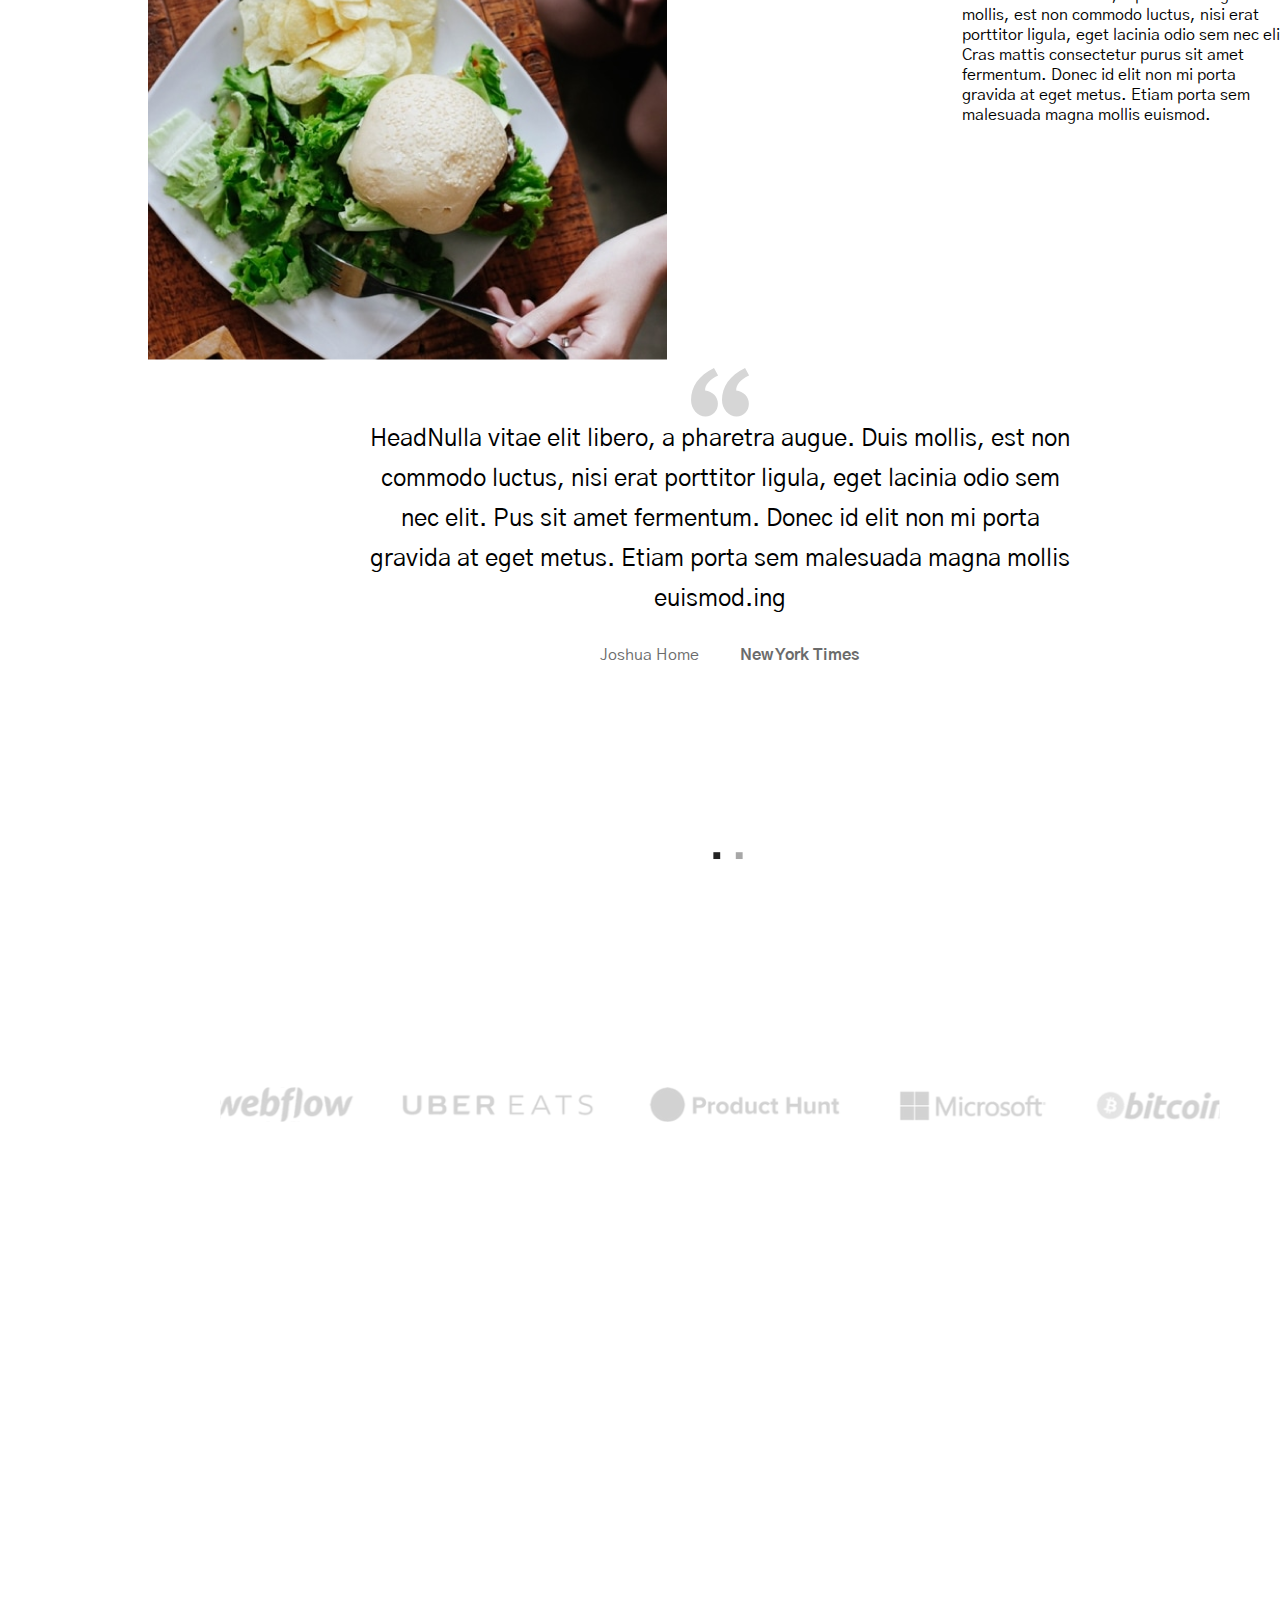
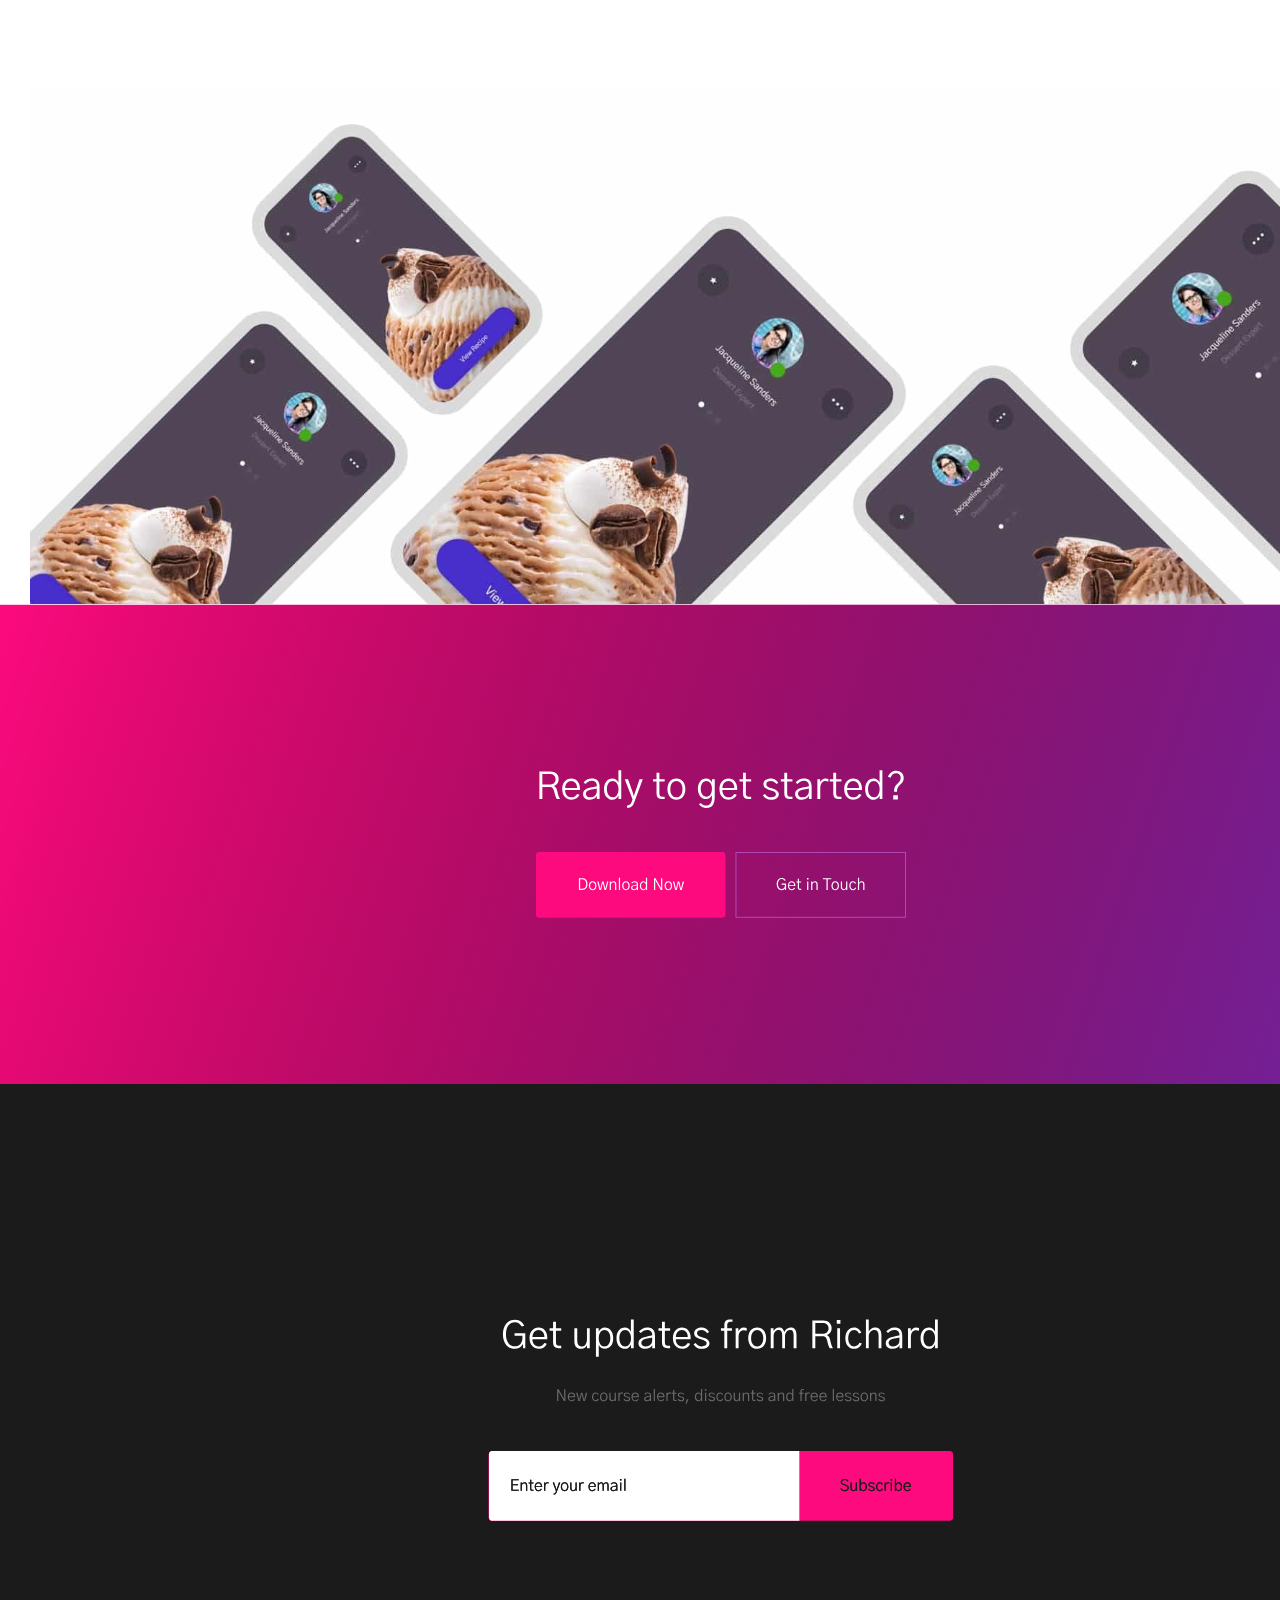
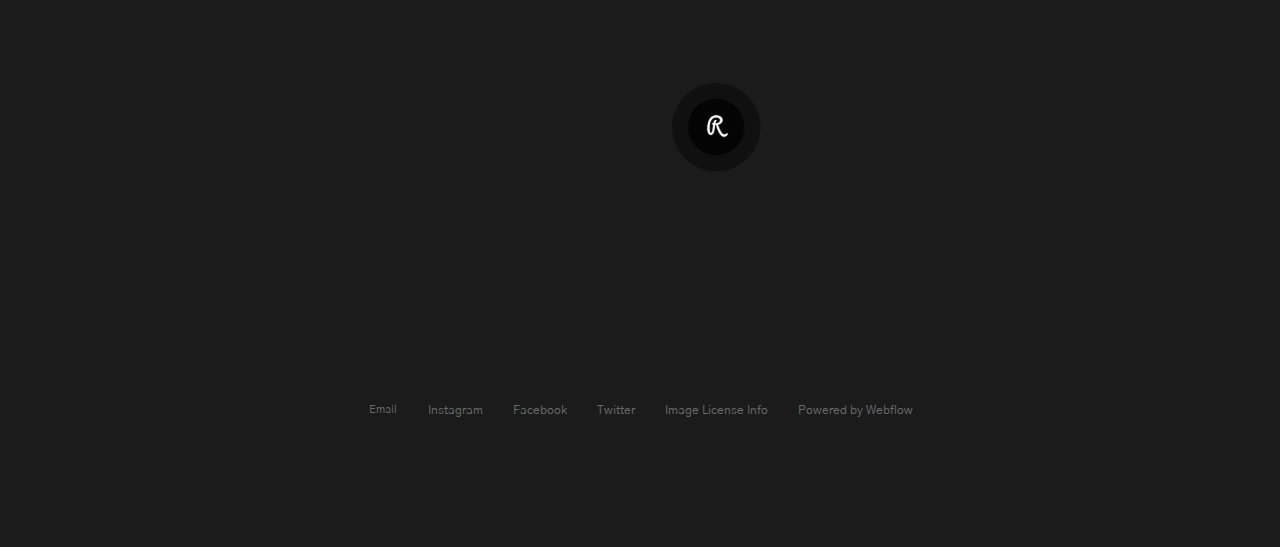
<file: week 2/lesson 2/index.html>
<!DOCTYPE html>
<html lang="en">
  <head>
    <meta charset="UTF-8" />
    <meta http-equiv="X-UA-Compatible" content="IE=edge" />
    <meta name="viewport" content="width=device-width, initial-scale=1.0" />
    <link rel="preconnect" href="https://fonts.googleapis.com" />
    <link rel="preconnect" href="https://fonts.gstatic.com" crossorigin />
    <link
      href="https://fonts.googleapis.com/css2?family=Gothic+A1&display=swap"
      rel="stylesheet"
    />
    <link rel="stylesheet" href="./style.css" />
    <title>Макет урока</title>
  </head>
  <body>
    <header>
      <nav class="container">
        <div><img class="logo" src="./assets/IMAGE.svg" alt="iogo" /></div>
        <div class="links">
          <a href="#">About</a>
          <a href="#">Features</a>
          <a href="#">How to Use</a>
          <a href="#">Download</a>
        </div>
      </nav>
      <div class="desc">
        <h1>Momentum</h1>
        <p>Launch your product — and savor the momentum.</p>
        <button>Get the App</button>
      </div>
      <div class="desc-phone">
        <img src="./assets/IMAGE 7.svg" alt="img" />
      </div>
    </header>
    <section class="dark-section">
      <div class="dark-sect_text">
        <span>Aenean Consectetur Porta</span>
        <p>Nullam quis risus eget urna mollis ornare vel eu leo.</p>
      </div>
      <div class="dark-sect_img">
        <img src="./assets/IMAGEпланшет.png" alt="img" />
      </div>
    </section>
    <main>
      <div class="container">
        <div class="orders">
          <div class="orders__order-block">
            <div class="orders__order-block-left">
              <span>Aenean Consectetur</span>
              <h3>Cay sociis nato que penatibus et</h3>
              <p>
                Lorem ipsum dolor sit amet, consectetur adipiscing elit.
                Suspendisse varius enim in eros elementum tristique.
              </p>
            </div>
            <div class="orders__order-block-right">
              <img src="./assets/IMAGEmobile-1.svg" alt="" />
            </div>
          </div>
          <div class="orders__order-block">
            <div class="orders__order-block-right">
              <img src="./assets/IMAGEamet-1.svg" alt="" />
            </div>
            <div class="orders__order-block-left">
              <span>ConsectUltricies</span>
              <h3>Amet Ipsum</h3>
              <p>
                Lorem ipsum dolor sit amet, consectetur adipiscing elit.
                Suspendisse varius enim in eros elementum tristique.
              </p>
            </div>
          </div>
          <div class="orders__order-block">
            <div class="orders__order-block-left">
              <span>Aenean Consectetur Porta</span>
              <h3>Magna Porta Sit Bibendum</h3>
              <p>
                Lorem ipsum dolor sit amet, consectetur adipiscing elit.
                Suspendisse varius enim in eros elementum tristique.
              </p>
            </div>
            <div class="orders__order-block-right">
              <img src="./assets/IMAGEsuffix-1.svg" alt="" />
            </div>
          </div>
        </div>
      </div>
      <!-- activity start  -->
      <div class="activity">
        <div>
          <img src="./assets/Page-1.svg" alt="" />
          <h4>Activity Notifications</h4>
          <p>
            Lorem ipsum dolor sit amet, consectetur adipiscing elit. Suspendisse
            varius enim in eros elementum tristique.
          </p>
        </div>
        <div>
          <img src="./assets/Page-1 (1).svg" alt="" />
          <h4>Custom Timing</h4>
          <p>
            Lorem ipsum dolor sit amet, consectetur adipiscing elit. Suspendisse
            varius enim in eros elementum tristique.
          </p>
        </div>
        <div>
          <img src="./assets/Combined-Shape.svg" alt="" />
          <h4>Mobile Optimized</h4>
          <p>
            Lorem ipsum dolor sit amet, consectetur adipiscing elit. Suspendisse
            varius enim in eros elementum tristique.
          </p>
        </div>
      </div>
      <!-- activity end  -->
      <!-- hours start -->
      <div class="hours">
        <div class="hours__block">
          <h2>+12k</h2>
          <h4>Nibh Elit Tristique</h4>
        </div>
        <div class="hours__block">
          <h2>84</h2>
          <h4>Aenean Condimentum</h4>
        </div>
        <div class="hours__block">
          <h2>3,07</h2>
          <h4>Quam Inceptos</h4>
        </div>
        <div class="hours__block">
          <h2>24h</h2>
          <h4>Ullamcorper</h4>
        </div>
      </div>
      <!-- hours end -->
      <!-- food start -->
      <div class="food">
        <div class="food__block">
          <div class="food__block-text">
            <span>Aenean Consectetur Porta</span>
            <h4>Sem Risus Elit Vestibulum</h4>
            <p>
              Nulla vitae elit libero, a pharetra augue. Duis mollis, est non
              commodo luctus, nisi erat porttitor ligula, eget lacinia odio sem
              nec elit. Cras mattis consectetur purus sit amet fermentum. Donec
              id elit non mi porta gravida at eget metus. Etiam porta sem
              malesuada magna mollis euismod.
            </p>
          </div>
          <div class="food__block-img">
            <img src="./assets/IMAGEburger-1.png" alt="" />
          </div>
        </div>
        <div class="food__block">
          <div class="food__block-img">
            <img src="./assets/IMAGEsdf-1.png" alt="" />
          </div>
          <div class="food__block-text">
            <span>Aenean Consectetur Porta</span>
            <h4>Parturient Tortor</h4>
            <p>
              Nulla vitae elit libero, a pharetra augue. Duis mollis, est non
              commodo luctus, nisi erat porttitor ligula, eget lacinia odio sem
              nec elit. Cras mattis consectetur purus sit amet fermentum. Donec
              id elit non mi porta gravida at eget metus. Etiam porta sem
              malesuada magna mollis euismod.
            </p>
          </div>
        </div>
      </div>
      <!-- food end -->
      <div class="text__block">
        <img id="text__block-img" src="./assets/“.svg" alt="" />
        <p id="text__block-p">
          HeadNulla vitae elit libero, a pharetra augue. Duis mollis, est non
          commodo luctus, nisi erat porttitor ligula, eget lacinia odio sem nec
          elit. Pus sit amet fermentum. Donec id elit non mi porta gravida at
          eget metus. Etiam porta sem malesuada magna mollis euismod.ing
        </p>
        <div>
          <span id="text__block-span-1">Joshua Home</span>
          <span id="text__block-span-2">New York Times</span>
        </div>
        <img id="text__block-img-1" src="./assets/Frame.svg" alt="" />
        <img id="text__block-img-2" src="./assets/Frame (1).svg" alt="" />
      </div>
      <div id="Phones">
        <img src="./assets/IMAGEphones.svg" alt="" />
      </div>
      <div>
        <img id="Vectors" src="./assets/IMAGEVectors.svg" alt="" />
        <img id="Vectors-text" src="./assets/Frame (2).svg" alt="" />
      </div>
      <div class="End__block">
        <img id="End_text" src="./assets/Frame (3).svg" alt="" />
      </div>
      <div class="end__block-text">
        <img src="./assets/IMAGEicon-2.svg" alt="" />
        <div>
          <span id="Email">Email</span>
          <span id="Instagram">Instagram</span>
          <span id="Facebook">Facebook</span>
          <span id="Twitter">Twitter</span>
          <span id="Image">Image License Info</span>
          <span id="Powered">Powered by Webflow</span>
        </div>
      </div>
    </main>
  </body>
</html>
</file>
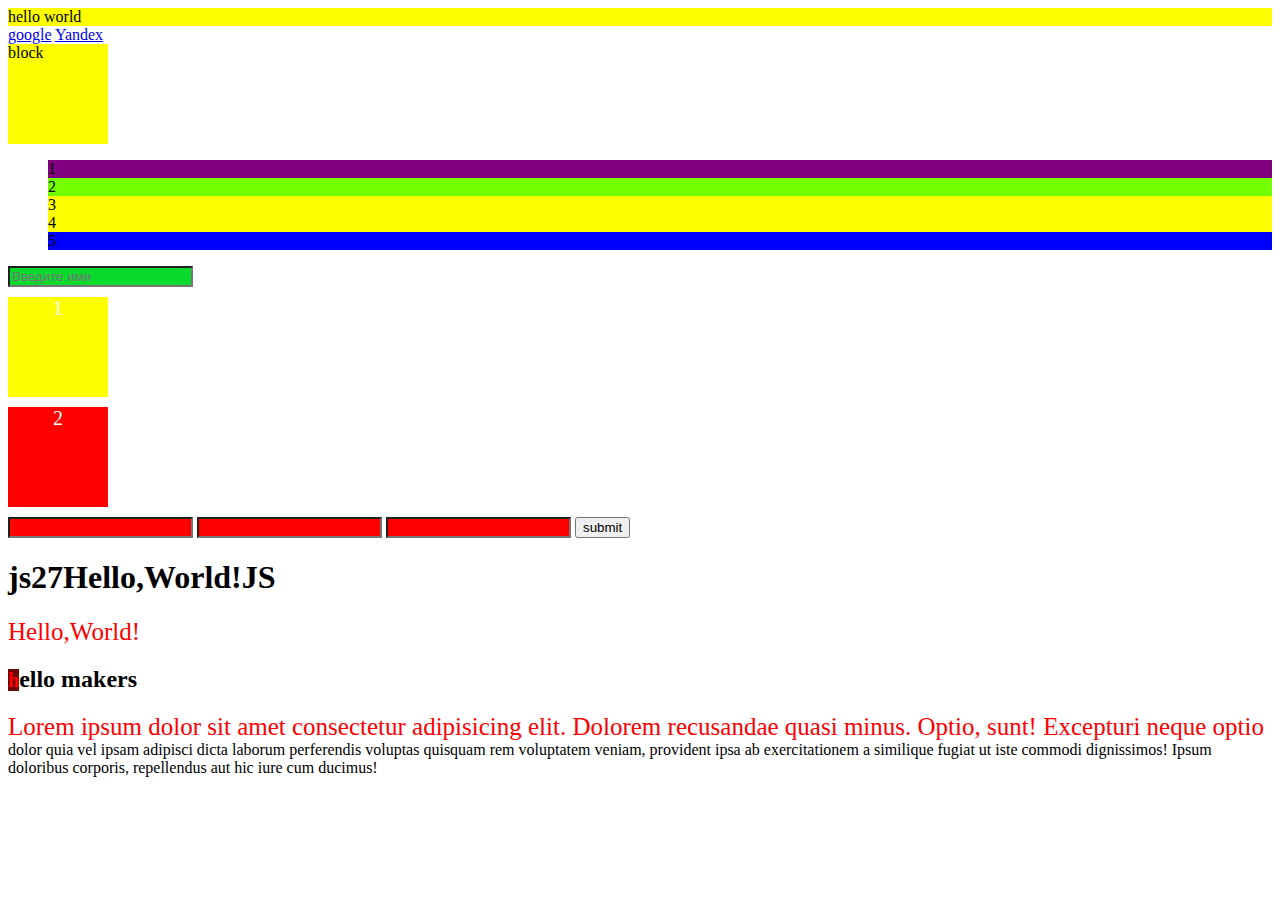
<file: week 2/lesson 3/index.html>
<!DOCTYPE html>
<html lang="en">
<head>
    <meta charset="UTF-8">
    <meta http-equiv="X-UA-Compatible" content="IE=edge">
    <meta name="viewport" content="width=device-width, initial-scale=1.0">
    <link rel="stylesheet" href="./style.css">
    <title>Псевдоклассы-элементы</title>
</head>
<body>
    <!-- hover -->
    <div>hello world</div>
    <!-- wisited , active -->
    <a href="https://google.com" target="_blank">google</a>
    <a href="https://yandex.com"
    target="_blank">Yandex</a>
    <div class="block">block</div>
    <!-- first-child -->
    <ul>
        <li>
            <div>1</div> 
        </li>
        <li>
            <div>2</div> 
        </li>
        <li>
            <div>3</div> 
        </li>
        <li>
            <div>4</div> 
        </li>
        <li>
            <div>5</div> 
        </li>
    </ul>
    <!-- focus -->
    <input type="text" placeholder="Введите имя"/>
    <!-- not -->
    <div class="div-1">1</div>
    <div class="div-2">2</div>
    <!-- valid,invalid -->
    <!-- required-обезательно должно быть заполненно -->
    <form action="">
        <input type="text" required>
        <input type="email" required>
        <input type="numder" required>
        <button>submit</button>
    </form>
    <!-- псевдоэлементы  -->
    <!-- before after -->
    <h1>Hello,World!</h1>
    <!-- selection-->
    <p>Hello,World!</p>
    <!-- first-letter, first-line  first-letter, first-line -->
    <h2>hello makers</h2>
    <p>
        Lorem ipsum dolor sit amet consectetur adipisicing elit. Dolorem recusandae quasi minus. Optio, sunt! Excepturi neque optio dolor quia vel ipsam adipisci dicta laborum perferendis voluptas quisquam rem voluptatem veniam, provident ipsa ab exercitationem a similique fugiat ut iste commodi dignissimos! Ipsum doloribus corporis, repellendus aut hic iure cum ducimus!
    </p>
</body>
</html>
</file>
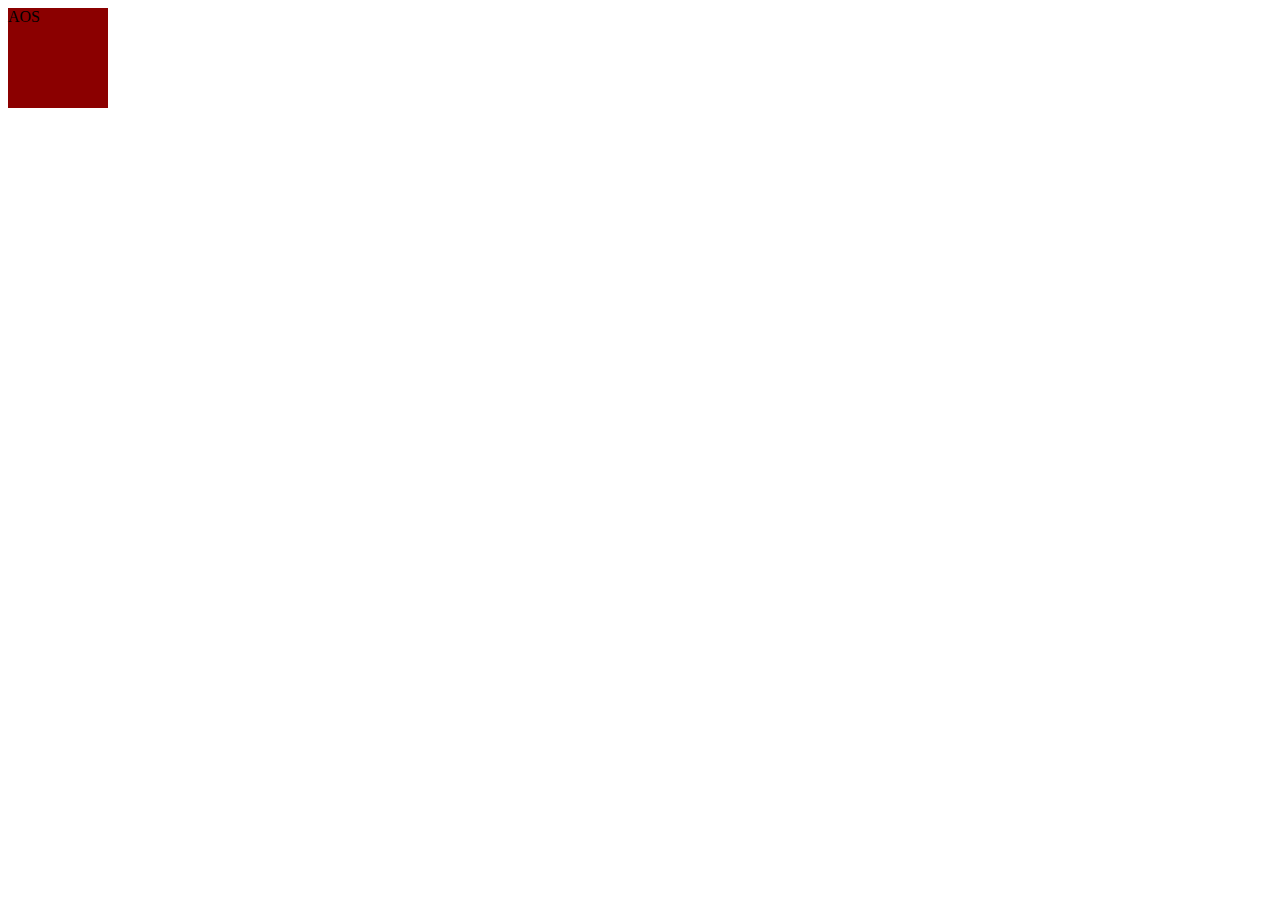
<file: week 3/lesson 1/index.html>
<!DOCTYPE html>
<html lang="en">
  <head>
    <meta charset="UTF-8" />
    <meta http-equiv="X-UA-Compatible" content="IE=edge" />
    <meta name="viewport" content="width=device-width, initial-scale=1.0" />
    <link rel="stylesheet" href="./style.css" />
    <link href="https://unpkg.com/aos@2.3.1/dist/aos.css" rel="stylesheet" />
    <title>Animation</title>
  </head>
  <body>
    <!-- анимация -->
    <div>AOS</div>
    <!-- <script src="https://unpkg.com/aos@2.3.1/dist/aos.js"></script>
    <script>
      AOS.init();
    </script> -->
  </body>
</html>
</file>
<file: week 1/lesson 3 css/css/style.css>
/* селекторы в css */
/* селектор дял всех элементов htm; */
*{
    color: red;
}
/* селектор по тегу */
div {
    background-color: aqua;
    border: 1px solid black;
    width: 100px;
    height: 100px;
    /* margin: 50px; */
    /* margin-top: 10px;
    margin-left: 20px;
    margin-bottom: 15px; */
    /* margin: 10px 20px ; */
    /* margin: 5px 10px 20px; */
    margin: 10px 20px 30px 40px;
    /* padding: 15px 10px; */
    /* padding: 10px 15px 5px; */
    /* padding: 20px 10px 30px 40px; */
    text-align: center;
}
/* селектор по классу  */
.block{
    background-color: burlywood !important;
}
/* селектор от id */
#block-1{
    background-color: yellowgreen;
}
 /* ================================================  */
a {
    text-decoration: none;
}

.inp {
    padding: 5px;
    border: 1px solid gray;
    border-radius: 15px;
    letter-spacing: 3px;
}
</file>
<file: week 1/lesson 4/style1.css>
* {
    margin: 0;
    padding: 0;
    box-sizing: border-box;
    font-family: 'Inter', sans-serif;
}

nav {
    margin: 30px 20px;
}

.icon-logo {
    display: inline-block;
    margin-left: 40px;
}
.auth{
    display: inline-block;
    margin-left: 250px;
}
.links{
    display: inline-block;
    margin-left: 280px;
}

.links span{
    margin: 0 10px;
}
.btns{
    border-radius: 120px;
    margin-left: 550px;
    margin-top: 150px;
}
#btn-1 { 
position: absolute;  
color: #FFFFFF;
background: #81C43B;
border-radius: 220px;
width: 90px;
height: 32px;
z-index: 1;
border: 0;
}
#btn-2{
position: relative;
background: #F2F9EB;
border: 0;
width: 210px;
height: 32px;
border-radius: 220px;
margin-left: 55px;
}
#btn-3{
    background: #F2F9EB;
    color: rgb(68, 40, 226);
    border: 0;
    width: 147px;
    height: 32px;
    border-radius: 4px;
    }
#manage {
position: absolute;
width: 760px;
height: 140px;
left: 320px;
top: 250px;

font-family: 'Inter';
font-style: normal;
font-weight: 600;
font-size: 64px;
line-height: 72px;
text-align: center;

color: #35414B;

}
#Simple{
position: absolute;
width: 500px;
height: 50px;
left: 450px;
top: 420px;

font-family: 'Inter';
font-style: normal;
font-weight: 400;
font-size: 16px;
line-height: 24px;
text-align: center;

color: #4E5A65;    
}
#Rectangle{
box-sizing: border-box;

position: absolute;
width: 329px;
height: 50px;
left: 480px;
top: 490px;

background: #FFFFFF;
border: 1px solid #E1E5EA;
border-radius: 4px 0px 0px 4px;

} 
#Try{
box-sizing: border-box;

position: absolute;
width: 160px;
height: 50px;
left: 790px;
top: 490px;

background: #794CFF;
border: 1px solid #794CFF;
border-radius: 0px 4px 4px 0px;    
}
#img-1{
position: absolute;
width: 920px;
height: 654.29px;
right: 260px;
top: 600px;
}
#TRUSTED {
position: absolute;
width: 400px;
height: 16px;
left: 500px;
top: 1400px;

font-family: 'Inter';
font-style: normal;
font-weight: 400;
font-size: 16px;
line-height: 16px;

text-align: center;

color: #4E5A65;    
}
.g-1{
position: absolute;
width: 80px;
height: 26.11px;
left: 250px;
top: 1500px;

}
#img-2{   
position: absolute; 
width: 80px;
height: 24.96px;
left: 162px;
}
#img-3{   
    position: absolute; 
    width: 80px;
    height: 24.96px;
    left: 332px;
}
#img-4{   
    position: absolute; 
    width: 80px;
    height: 24.96px;
    left: 502px;
}
#img-5{   
    position: absolute; 
    width: 80px;
    height: 24.96px;
    left: 702px;
}
#img-Group{
position: absolute;
width: 657px;
height: 518px;
left: 165px;
top: 1575px;
}
#line{
position: absolute;
width: 8px;
height: 128px;
left: 902px;
top: 1591px;
color:#794CFF;
background: #794CFF;    
}

#Survey{
position: absolute;
width: 153px;
height: 18px;
left: 934px;
top: 1617px;

font-family: 'Inter';
font-style: normal;
font-weight: 600;
font-size: 18px;
line-height: 18px;

color: #35414B;

}
#Powerful{
position: absolute;
width: 308px;
height: 48px;
left: 934px;
top: 1645px;

font-family: 'Inter';
font-style: normal;
font-weight: 400;
font-size: 16px;
line-height: 24px;
/* or 150% */

color: #4E5A65;    
}
#Resolve{
position: absolute;
width: 196px;
height: 18px;
left: 934px;
top: 1745px;

font-family: 'Inter';
font-style: normal;
font-weight: 600;
font-size: 18px;
line-height: 18px;

color: #35414B;

}
#Anonymous {
position: absolute;
width: 308px;
height: 48px;
left: 934px;
top: 1773px;

font-family: 'Inter';
font-style: normal;
font-weight: 400;
font-size: 16px;
line-height: 24px;


color: #4E5A65;    
}
#Plan{
position: absolute;
width: 152px;
height: 18px;
left: 934px;
top: 1873px;

font-family: 'Inter';
font-style: normal;
font-weight: 600;
font-size: 18px;
line-height: 18px;


color: #35414B;

}
#Planmeetings {
position: absolute;
width: 308px;
height: 48px;
left: 934px;
top: 1901px;

font-family: 'Inter';
font-style: normal;
font-weight: 400;
font-size: 16px;
line-height: 24px;


color: #4E5A65;

}
#Track {
position: absolute;
width: 175px;
height: 18px;
left: 934px;
top: 2001px;

font-family: 'Inter';
font-style: normal;
font-weight: 600;
font-size: 18px;
line-height: 18px;


color: #35414B;

}

#Easy-to-read {
position: absolute;
width: 308px;
height: 48px;
left: 934px;
top: 2029px;

font-family: 'Inter';
font-style: normal;
font-weight: 400;
font-size: 16px;
line-height: 24px;


color: #4E5A65;

}
#Make{
position: absolute;
width: 436px;
height: 40px;
left: 501px;
top: 2254px;

font-family: 'Inter';
font-style: normal;
font-weight: 600;
font-size: 40px;
line-height: 40px;

text-align: center;

color: #35414B;

}

#img-Group18 {
position: absolute;
width: 64px;
height: 64px;
left: 165px;
top: 2350px;

} 
#img-Group19{
position: absolute;
width: 64px;
height: 64px;
left: 591px;
top: 2350px;

}
#img-Group20{
position: absolute;
width: 64px;
height: 64px;
left: 953px;
top: 2350px;

}
#TeamSurveys{
position: absolute;
width: 213px;
height: 18px;
left: 165px;
top: 2438px;

font-family: 'Inter';
font-style: normal;
font-weight: 600;
font-size: 18px;
line-height: 18px;

display: flex;
align-items: center;

color: #35414B;

}
#Shortanonymous {
position: absolute;
width: 306px;
height: 48px;
left: 165px;
top: 2464px;

font-family: 'Inter';
font-style: normal;
font-weight: 400;
font-size: 16px;
line-height: 24px;
/* or 150% */

color: #4E5A65;    
}

#Collaborative {
position: absolute;
width: 143px;
height: 18px;
left: 591px;
top: 2438px;

font-family: 'Inter';
font-style: normal;
font-weight: 600;
font-size: 18px;
line-height: 18px;
display: flex;
align-items: center;

color: #35414B;    
}

#Build{

position: absolute;
width: 230px;
height: 48px;
left: 591px;
top: 2464px;

font-family: 'Inter';
font-style: normal;
font-weight: 400;
font-size: 16px;
line-height: 24px;

color: #4E5A65;    
}

#LearningCenter{
position: absolute;
width: 141px;
height: 18px;
left: 953px;
top: 2438px;

font-family: 'Inter';
font-style: normal;
font-weight: 600;
font-size: 18px;
line-height: 18px;
display: flex;
align-items: center;

color: #35414B;    
}
#Quickly{
position: absolute;
width: 322px;
height: 48px;
left: 953px;
top: 2464px;

font-family: 'Inter';
font-style: normal;
font-weight: 400;
font-size: 16px;
line-height: 24px;
/* or 150% */

color: #4E5A65;    
}
#img-Group22{
position: absolute;
width: 64px;
height: 64px;
left: 165px;
top: 2592px;

}
#img-Group23{
position: absolute;
width: 64px;
height: 64px;
left: 591px;
top: 2592px;
}


#img-Group24{
position: absolute;
width: 64px;
height: 64px;
left: 953px;
top: 2592px;
}
#AnonymousMessaging {
position: absolute;
width: 204px;
height: 18px;
left: 165px;
top: 2680px;

font-family: 'Inter';
font-style: normal;
font-weight: 600;
font-size: 18px;
line-height: 18px;

display: flex;
align-items: center;

color: #35414B;    
}
#ConversationEngine{
position: absolute;
width: 181px;
height: 18px;
left: 591px;
top: 2680px;

font-family: 'Inter';
font-style: normal;
font-weight: 600;
font-size: 18px;
line-height: 18px;

display: flex;
align-items: center;

color: #35414B;    
} 

#ExclusivesManager{
position: absolute;
width: 174px;
height: 18px;
left: 953px;
top: 2680px;

font-family: 'Inter';
font-style: normal;
font-weight: 600;
font-size: 18px;
line-height: 18px;

display: flex;
align-items: center;

color: #35414B;

}
#Developtrust{
position: absolute;
width: 311px;
height: 48px;
left: 165px;
top: 2706px;

font-family: 'Inter';
font-style: normal;
font-weight: 400;
font-size: 16px;
line-height: 24px;


color: #4E5A65;    
}



#Communicateconfidently{
position: absolute;
width: 231px;
height: 48px;
left: 591px;
top: 2706px;

font-family: 'Inter';
font-style: normal;
font-weight: 400;
font-size: 16px;
line-height: 24px;


color: #4E5A65;    
}



#Accessmanager{
position: absolute;
width: 316px;
height: 48px;
left: 953px;
top: 2706px;

font-family: 'Inter';
font-style: normal;
font-weight: 400;
font-size: 16px;
line-height: 24px;


color: #4E5A65;    
}
#img-Group26 {
position: absolute;
width: 597px;
height: 405px;
left: 668px;
top: 2921px;

}

#Wework{
position: absolute;
width: 341px;
height: 96px;
left: 165px;
top: 2986px;

font-family: 'Inter';
font-style: normal;
font-weight: 600;
font-size: 40px;
line-height: 48px;


color: #35414B;    
}
#Sincethe {
position: absolute;
width: 413px;
height: 72px;
left: 165px;
top: 3106px;

font-family: 'Inter';
font-style: normal;
font-weight: 400;
font-size: 16px;
line-height: 24px;


color: #4E5A65;

}

#Getstartedfree{
position: absolute;
width: 164px;
height: 52px;
left: 165px;
top: 3210px;
color: rgb(68, 40, 226);
background: #807abe;
border-radius: 4px;  
font-family: 'Inter';
font-style: normal;
text-align: center;
}

#Whycustomers {
position: absolute;
width: 394px;
height: 96px;
left: 522px;
top: 3494px;

font-family: 'Inter';
font-style: normal;
font-weight: 600;
font-size: 40px;
line-height: 48px;

text-align: center;

color: #35414B;    
}
#Itsamazing{
position: absolute;
width: 543px;
height: 96px;
left: 448px;
top: 3638px;

font-family: 'Inter';
font-style: normal;
font-weight: 400;
font-size: 18px;
line-height: 32px;
text-align: center;

color: #4E5A65;    
}
#img-Ellipse5 {
position: absolute;
width: 48px;
height: 48px;
left: 260px;
top: 3810px;
  
}

#img-Ellipse6{
position: absolute;
width: 48px;
height: 48px;
left: 598px;
top: 3810px;

}

#img-Ellipse7{
position: absolute;
width: 48px;
height: 48px;
left: 966px;
top: 3810px;    
}

#JorgeRobertson {
position: absolute;
width: 129px;
height: 16px;
left: 324px;
top: 3814px;

font-family: 'Inter';
font-style: normal;
font-weight: 600;
font-size: 16px;
line-height: 16px;


color: #4E5A65;    
}



#FranciscoBell{
position: absolute;
width: 108px;
height: 16px;
left: 662px;
top: 3814px;

font-family: 'Inter';
font-style: normal;
font-weight: 600;
font-size: 16px;
line-height: 16px;


color: #4E5A65;

}


#BethFox{
position: absolute;
width: 68px;
height: 16px;
left: 1030px;
top: 3814px;

font-family: 'Inter';
font-style: normal;
font-weight: 600;
font-size: 16px;
line-height: 16px;


color: #4E5A65;    
}

#CSatGoogle {
position: absolute;
width: 100px;
height: 16px;
left: 324px;
top: 3838px;

font-family: 'Inter';
font-style: normal;
font-weight: 400;
font-size: 16px;
line-height: 16px;


color: #4E5A65;    
}

#DesigneratMicrosoft {
position: absolute;
width: 163px;
height: 16px;
left: 662px;
top: 3838px;

font-family: 'Inter';
font-style: normal;
font-weight: 400;
font-size: 16px;
line-height: 16px;


color: #4E5A65;    
}

#DeveloperatAirbnb {
position: absolute;
width: 151px;
height: 16px;
left: 1030px;
top: 3838px;

font-family: 'Inter';
font-style: normal;
font-weight: 400;
font-size: 16px;
line-height: 16px;


color: #4E5A65;

}
#img-Rectangle31{
position: absolute;
width: 1110px;
height: 224px;
left: 165px;
top: 3958px;

background: #796EFF;
border-radius: 16px;

}

#googleplay{
position: absolute;
width: 180px;
height: 53.35px;
left: 811px;
top: 4043px;
}

#apple{
position: absolute;
width: 180px;
height: 53.35px;
left: 1011px;
top: 4043px; 
}

#ofemployees {
position: absolute;
width: 423px;
height: 96px;
left: 245px;
top: 4022px;

font-family: 'Inter';
font-style: normal;
font-weight: 600;
font-size: 32px;
line-height: 48px;


color: #FFFFFF;

}

#img-Rectangle34 {
position: absolute;
width: 1505px;
height: 417px;
left: -33px;
top: 4282px;

}
#img-Layer-2 {
position: absolute;
width: 84px;
height: 16px;
left: 1034px;
top: 4462px;    
}

#img-apple-1{
position: absolute;
width: 84px;
height: 16px;
left: 1034px;
top: 4562px    
}
#InstallApp{
position: absolute;
width: 84px;
height: 16px;
left: 1034px;
top: 4362px;

font-family: 'Inter';
font-style: normal;
font-weight: 600;
font-size: 16px;
line-height: 16px;

font-feature-settings: 'salt' on, 'liga' off;

color: #F4F5F7;

}
#Company {
position: absolute;
width: 75px;
height: 16px;
left: 165px;
top: 4362px;

font-family: 'Inter';
font-style: normal;
font-weight: 600;
font-size: 16px;
line-height: 16px;
/* identical to box height, or 100% */
font-feature-settings: 'salt' on, 'liga' off;

color: #FFFFFF;

}

#Support {

position: absolute;
width: 63px;
height: 16px;
left: 431px;
top: 4362px;

font-family: 'Inter';
font-style: normal;
font-weight: 600;
font-size: 16px;
line-height: 16px;

font-feature-settings: 'salt' on, 'liga' off;

color: #FFFFFF;    
}
#Legal {

position: absolute;
width: 44px;
height: 16px;
left: 717px;
top: 4362px;

font-family: 'Inter';
font-style: normal;
font-weight: 600;
font-size: 16px;
line-height: 16px;

font-feature-settings: 'salt' on, 'liga' off;

color: #FFFFFF;    
}
#AboutUs {
position: absolute;
width: 71px;
height: 16px;
left: 165px;
top: 4402px;

font-family: 'Inter';
font-style: normal;
font-weight: 400;
font-size: 16px;
line-height: 16px;

font-feature-settings: 'salt' on, 'liga' off;

color: #FFFFFF;

}


#Blog {
position: absolute;
width: 34px;
height: 16px;
left: 165px;
top: 4442px;

font-family: 'Inter';
font-style: normal;
font-weight: 400;
font-size: 16px;
line-height: 16px;

font-feature-settings: 'salt' on, 'liga' off;

color: #FFFFFF;    
}


#Careers {

position: absolute;
width: 61px;
height: 16px;
left: 165px;
top: 4482px;

font-family: 'Inter';
font-style: normal;
font-weight: 400;
font-size: 16px;
line-height: 16px;

font-feature-settings: 'salt' on, 'liga' off;

color: #FFFFFF;    
}


#ContactUs {
position: absolute;
width: 86px;
height: 16px;
left: 165px;
top: 4522px;

font-family: 'Inter';
font-style: normal;
font-weight: 400;
font-size: 16px;
line-height: 16px;

font-feature-settings: 'salt' on, 'liga' off;

color: #FFFFFF;    
}
#HelpCenter {
position: absolute;
width: 92px;
height: 16px;
left: 431px;
top: 4402px;

font-family: 'Inter';
font-style: normal;
font-weight: 400;
font-size: 16px;
line-height: 16px;

font-feature-settings: 'salt' on, 'liga' off;

color: #FFFFFF;    
}



#SafetyCenter {
position: absolute;
width: 106px;
height: 16px;
left: 431px;
top: 4442px;

font-family: 'Inter';
font-style: normal;
font-weight: 400;
font-size: 16px;
line-height: 16px;

font-feature-settings: 'salt' on, 'liga' off;

color: #FFFFFF;
}



#Community {
position: absolute;
width: 87px;
height: 16px;
left: 431px;
top: 4482px;

font-family: 'Inter';
font-style: normal;
font-weight: 400;
font-size: 16px;
line-height: 16px;

font-feature-settings: 'salt' on, 'liga' off;

color: #FFFFFF;    
}



#CookiesPolicy {
position: absolute;
width: 111px;
height: 16px;
left: 717px;
top: 4402px;

font-family: 'Inter';
font-style: normal;
font-weight: 400;
font-size: 16px;
line-height: 16px;

font-feature-settings: 'salt' on, 'liga' off;

color: #FFFFFF;   
}



#PrivacyPolicy {
position: absolute;
width: 107px;
height: 16px;
left: 717px;
top: 4442px;

font-family: 'Inter';
font-style: normal;
font-weight: 400;
font-size: 16px;
line-height: 16px;

font-feature-settings: 'salt' on, 'liga' off;

color: #FFFFFF;
}



#TermsofService {
position: absolute;
width: 128px;
height: 16px;
left: 717px;
top: 4482px;

font-family: 'Inter';
font-style: normal;
font-weight: 400;
font-size: 16px;
line-height: 16px;

font-feature-settings: 'salt' on, 'liga' off;

color: #FFFFFF;

}

#Allrightsreserved {
position: absolute;
width: 540px;
height: 14px;
left: 165px;
top: 4652px;

font-family: 'Inter';
font-style: normal;
font-weight: 500px;
font-size: 14px;
line-height: 16px;

color: #f6f7fa;
}
#img-instagram {
position: absolute;
width: 32px;
height: 32px;
left: 1060px;
top: 4643px;   

}
#img-facebook {
position: absolute;
width: 32px;
height: 32px;
left: 1116px;
top: 4643px;

}
#img-twitter {
position: absolute;
width: 32px;
height: 32px;
left: 1172px;
top: 4643px;

}

#img-youtube {
position: absolute;
width: 32px;
height: 32px;
left: 1228px;
top: 4643px; 
position: absolute;

}
</file>
<file: week 2/lesson 1 Flexbox/style.css>
div{
    background-color: red;
    width: 100px;
    height: 100px;
    color: white;
    margin: 10px;
    font-size: 50px;
    text-align: center;
}
.parent {
    background-color: white;
    border: 3px solid black;
    width: auto;
    height: 400px;
}
.example-1 {
    display: flex;
}
.example-2 {
    display: flex;
    flex-direction: column;
}
.example-3 {
    display: flex;
    flex-direction: row;
}
.example-4 {
    display: flex;
    flex-direction: row-reverse;
}
.example-5 {
    display: flex;
    flex-direction: column-reverse;
}
.example-6 {
    display: flex;
    flex-direction: wrap;
}
.example-7 {
    display: flex;
    justify-content: space-between;
}
.example-8 {
    display: flex;
    justify-content: space-around;
}
.example-9 {
    display: flex;
    justify-content: space-evenly;
}
.example-10 {
    display: flex;
    justify-content: center;
}
.example-11 {
    display: flex;
    justify-content: center;
    align-items: center;
}
.example-12 {
    display: flex;
    justify-content: flex-end;
    align-items: flex-end;
}
.example-13 {
    display: flex;
}
#third  {
    order: -1;
}
#fifth {
    order: -2;
}
#one {
    order: 1;
}
</file>
<file: week 2/lesson 2/style.css>
* {
  margin: 0;
  padding: 0;
  box-sizing: border-box;
  font-family: "Gothic A1", sans-serif;
}

header {
  background: linear-gradient(
      287.15deg,
      #450e4b 0%,
      #3c0c41 24.48%,
      rgba(207, 0, 99, 0) 100%
    ),
    #cf0063;
  height: 800px;
}

.container {
  max-width: 1152px;
  margin: 0 auto;
}

nav {
  display: flex;
  justify-content: space-between;
  padding: 30px 0;
}

.links a {
  color: white;
  text-decoration: none;
}

.links {
  width: 382px;
  display: flex;
  justify-content: space-between;
  align-items: center;
}

.logo {
  width: 120px;
}

.desc {
  height: 242px;
  display: flex;
  flex-direction: column;
  align-items: center;
  justify-content: space-evenly;
  color: white;
}

.desc button {
  height: 66px;
  width: 170px;
  border: 0;
  background: #fc0a7e;
  color: white;
}

.desc h1 {
  font-size: 80px;
}

.desc p {
  font-size: 30px;
}

.desc-phone {
  display: flex;
  justify-content: center;
}

.desc-phone {
  margin: 44px 90px 30px 0;
}
.dark-section {
  background: rgba(27, 27, 27, 1);
  border-radius: 0px;
  height: 957px;
  color: white;
  display: flex;
  flex-direction: column;
  justify-content: space-between;
}
.dark-sect_text {
  display: flex;
  flex-direction: column;
  justify-content: space-evenly;
  height: 221px;
  align-items: center;
  margin-top: 50px;
}
.dark-sect_img {
  display: flex;
  justify-content: center;
}
.dark-sect_text span {
  font-family: "Gothic A1";
  font-style: normal;
  font-weight: 400;
  font-size: 12px;
  line-height: 20px;
  text-align: center;
  letter-spacing: 2px;
  text-transform: uppercase;
  color: rgba(168, 168, 168, 1);
}
.dark-sect_text p {
  width: 607px;
  font-family: "Gothic A1";
  font-style: normal;
  font-weight: 400;
  font-size: 38px;
  line-height: 48px;
  text-align: center;
}
main {
  width: 1440px;
  height: 6194px;
  background: #ffffff;
}
.orders__order-block {
  margin: 80px 0px;
  display: flex;
  justify-content: space-evenly;
}
.orders__order-block-left {
  width: 306px;
  display: flex;
  flex-direction: column;
  justify-content: center;
}
.orders__order-block-left > h3 {
  font-size: 38px;
  line-height: 48px;
  margin: 25px 0 22px;
}
.orders__order-block-left > span {
  font-size: 12px;
  line-height: 20px;
  letter-spacing: 2px;
  text-transform: uppercase;
  color: #a8a8a8;
}
.orders__order-block-left > p {
  font-size: 16px;
  line-height: 30px;
  color: #6b6b6b;
}
.activity {
  padding: 80px 0;
  display: flex;
  justify-content: space-between;
  text-align: center;
}
.activity div {
  width: 371px;
}
.activity h4 {
  margin: 40px 0 17px;
  font-size: 18px;
  line-height: 24px;
}
.hours {
  margin: 80px 0;
  display: flex;
  justify-content: space-evenly;
  text-align: center;
}
.hours h2 {
  font-size: 59px;
  line-height: 90px;
}
.hours h4 {
  font-size: 18px;
  line-height: 24px;
}
/* food start */
.food {
  display: flex;
  flex-direction: column;
}
.food__block {
  display: flex;
  justify-content: space-around;
}
.food__block-text {
  width: 330px;
}
/* food end */
.text__block {
  display: flex;
  flex-direction: column;
  align-items: center;
}
#text__block-p {
  height: 200px;
  width: 700px;
  left: 640px;
  top: 116px;
  font-family: "Gothic A1";
  font-style: normal;
  font-weight: 400;
  font-size: 24px;
  line-height: 40px;
  text-align: center;
}
#text__block-img {
  display: flex;
  width: 58px;
  height: 54px;
}
#text__block-span-1 {
  display: flex;
  font-family: "Gothic A1";
  font-style: normal;
  font-weight: 400;
  font-size: 16px;
  line-height: 30px;
  position: absolute;
  left: 600px;
  top: 5440px;

  color: #6b6b6b;
}

#text__block-span-2 {
  display: flex;
  justify-content: center;
  font-family: "Gothic A1";
  font-style: normal;
  font-weight: 700;
  font-size: 16px;
  line-height: 30px;
  position: absolute;
  left: 740px;
  top: 5440px;

  color: #6b6b6b;
}
#text__block-img-1 {
  display: flex;
  position: absolute;
  height: 40px;
  width: 1296px;
  left: 80px;
  top: 5640px;
  border-radius: 0px;
}
#text__block-img-2 {
  display: flex;
  position: absolute;
  height: 115px;
  width: 1296px;
  left: 72px;
  top: 5846.5px;
  border-radius: 0px;
}
#Phones {
  position: absolute;
  height: 718px;
  width: 1400px;
  left: 30px;
  top: 6486px;
}
#Vectors {
  position: absolute;
  height: 773px;
  width: 1499px;
  left: 0px;
  top: 6865px;
}

#Vectors-text {
  position: absolute;
  height: 234px;
  width: 395px;
  left: 523px;
  top: 7124px;
  border-radius: 0px;
}
.End__block {
  position: absolute;
  background: #1b1b1b;
  border-radius: 0px;
  color: white;
  height: 1063px;
  width: 1499px;
  left: 0px;
  top: 7484px;
  border-radius: 0px;
}
#End_text {
  position: absolute;
  height: 303px;
  width: 465px;
  left: 488px;
  top: 189px;
  border-radius: 0px;
}
#icon-2 {
  position: absolute;
  height: 104px;
  width: 136px;
  left: 648px;
  top: 8175px;
  border-radius: 0px;
}
.end__block-text img {
  position: absolute;
  height: 104px;
  width: 136px;
  left: 648px;
  top: 8075px;
  border-radius: 0px;
}
#Email {
  position: absolute;
  width: 30px;
  height: 20px;
  left: calc(50% - 30px / 2 - 257px);
  top: 8400.3px;
  font-family: "Gothic A1";
  font-style: normal;
  font-weight: 400;
  font-size: 11px;
  line-height: 20px;
  text-align: center;
  color: #6b6b6b;
}
#Instagram {
  position: absolute;
  width: 55px;
  height: 20px;
  left: calc(50% - 55px / 2 - 184.5px);
  top: 8400.3px;
  font-family: "Gothic A1";
  font-style: normal;
  font-weight: 400;
  font-size: 12px;
  line-height: 20px;
  text-align: center;
  color: #6b6b6b;
}
#Facebook {
  position: absolute;
  width: 54px;
  height: 20px;
  left: calc(50% - 54px / 2 - 100px);
  top: 8400.3px;
  font-family: "Gothic A1";
  font-style: normal;
  font-weight: 400;
  font-size: 12px;
  line-height: 20px;
  text-align: center;
  color: #6b6b6b;
}
#Twitter {
  position: absolute;
  width: 38px;
  height: 20px;
  left: calc(50% - 38px / 2 - 24px);
  top: 8400.3px;
  font-family: "Gothic A1";
  font-style: normal;
  font-weight: 400;
  font-size: 12px;
  line-height: 20px;
  text-align: center;
  color: #6b6b6b;
}
#Image {
  position: absolute;
  width: 103px;
  height: 20px;
  left: calc(50% - 103px / 2 + 76.5px);
  top: 8400.3px;
  font-family: "Gothic A1";
  font-style: normal;
  font-weight: 400;
  font-size: 12px;
  line-height: 20px;
  text-align: center;
  color: #6b6b6b;
}
#Powered {
  position: absolute;
  width: 115px;
  height: 20px;
  left: calc(50% - 115px / 2 + 215.5px);
  top: 8400.3px;
  font-family: "Gothic A1";
  font-style: normal;
  font-weight: 400;
  font-size: 12px;
  line-height: 20px;
  text-align: center;
  color: #6b6b6b;
}
</file>
<file: week 2/lesson 3/style.css>
/* hover- отрабатывает при наведений */

/* div{
    background-color: red;
    width: 200px;
    height: 200px;
    border: 2px solid black;
    border-radius: 10px;
    color: white;
}

div:hover{
    background-color: yellow;
    transition: 2s;
} */

/* Псевдоклассы для ссылок */

/* visited */

a:visited{
    color: rgb(23, 194, 7);
    text-decoration: none;
}

/* active */

a:active{
    color: black;
}

.block{
    background-color: violet;
    width: 100px;
    height: 100px;
}

.block:active{
    background-color: teal;  
}

/* first-child */

ul{
    list-style-type:none;
}

/* div{
    background-color: red;
    width: 100px;
    height: 100px;
    margin-bottom: 10px;
    display: flex;
    justify-content: center;
    align-items: center;
} */

li:first-child > div {
    background-color: purple;
}
/* nth child */

li:nth-child(2)>div{
    background-color: rgb(115, 255, 0);
}

/* last child */

li:last-child>div{
    background-color: blue;
}

/*focus */
/* input{
    background-color: black;
    border: 2px solid red;
    border-radius: 10px;
    color: white;
    transition: 1s;
}

input:focus{
    background-color: rgba(0, 0, 155, 0.973);
    transition: 1s;
} */

/* :not */

.div-1,
.div-2 {
    width: 100px;
    height: 100px;
    margin: 10px 0;
    background-color: red;
    color: white;
    font-size: 20px;
    text-align: center;
}

div:not(.div-2) {
    background-color: yellow;
}

/* valid, invalid */

input:valid{
    background-color: rgb(9, 219, 44);
}
input:invalid{
    background-color: red;
}

/* псевдоэлементы */

h1::before {
    content: "js27";
}

h1::after {
    content: "JS";
}
 
/* selection */

p::selection {
    color: red;
    background-color: black;
}

/*  first-letter, first-line  */

h2::first-letter{
    color: red;
    background-color: rgb(107, 8, 8);
    font-size: 20px;
}

p::first-line{
    color: red;
    font-size: 25px;
}
</file>
<file: week 3/lesson 1/style.css>
div {
  width: 100px;
  height: 100px;
  background-color: darkred;
  animation-name: animation1 ,animation2;
  animation-duration: 3s;
  animation-iteration-count: 1;
  /* animation-delay: 2s; */
  animation-direction: alternate ;
  animation-fill-mode: forwards;
  animation-play-state: paused; 
  animation-play-state: running;
  /* animation-timing-function: steps(3); */
  animation-timing-function: cubic-bezier(.76,1.48,1,-0.01);
}

@keyframes animation1 {
  0% {
    width: 100px;
    height: 100px;
    background-color: blue ;
  
  }
  50%{
   
    height: 500px;
  }
  100% {
    width: 300px;
    height: 300px;
    background-color: aquamarine ;
  }
}

@keyframes animation2 {
  from {
    margin-left: 0px;
  }
  to {
    margin-left: 500px;
  }
}
</file>
